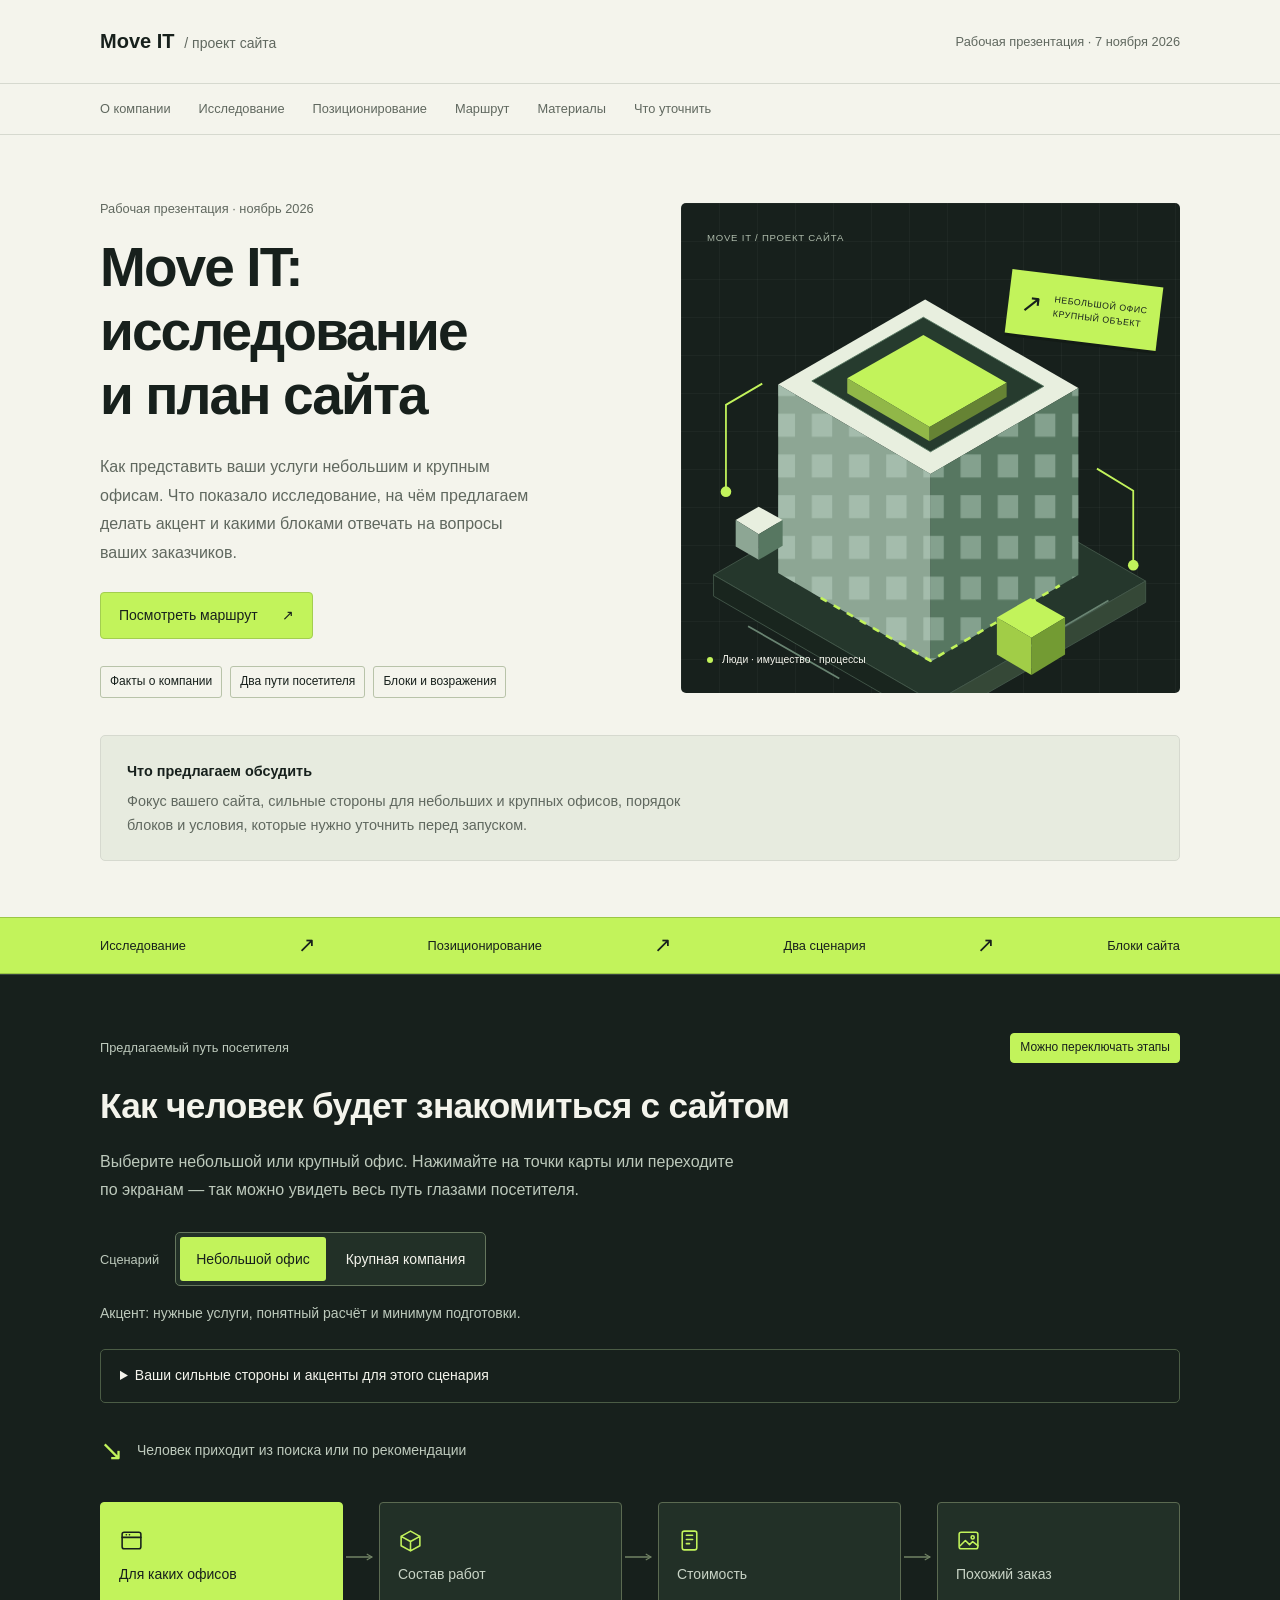
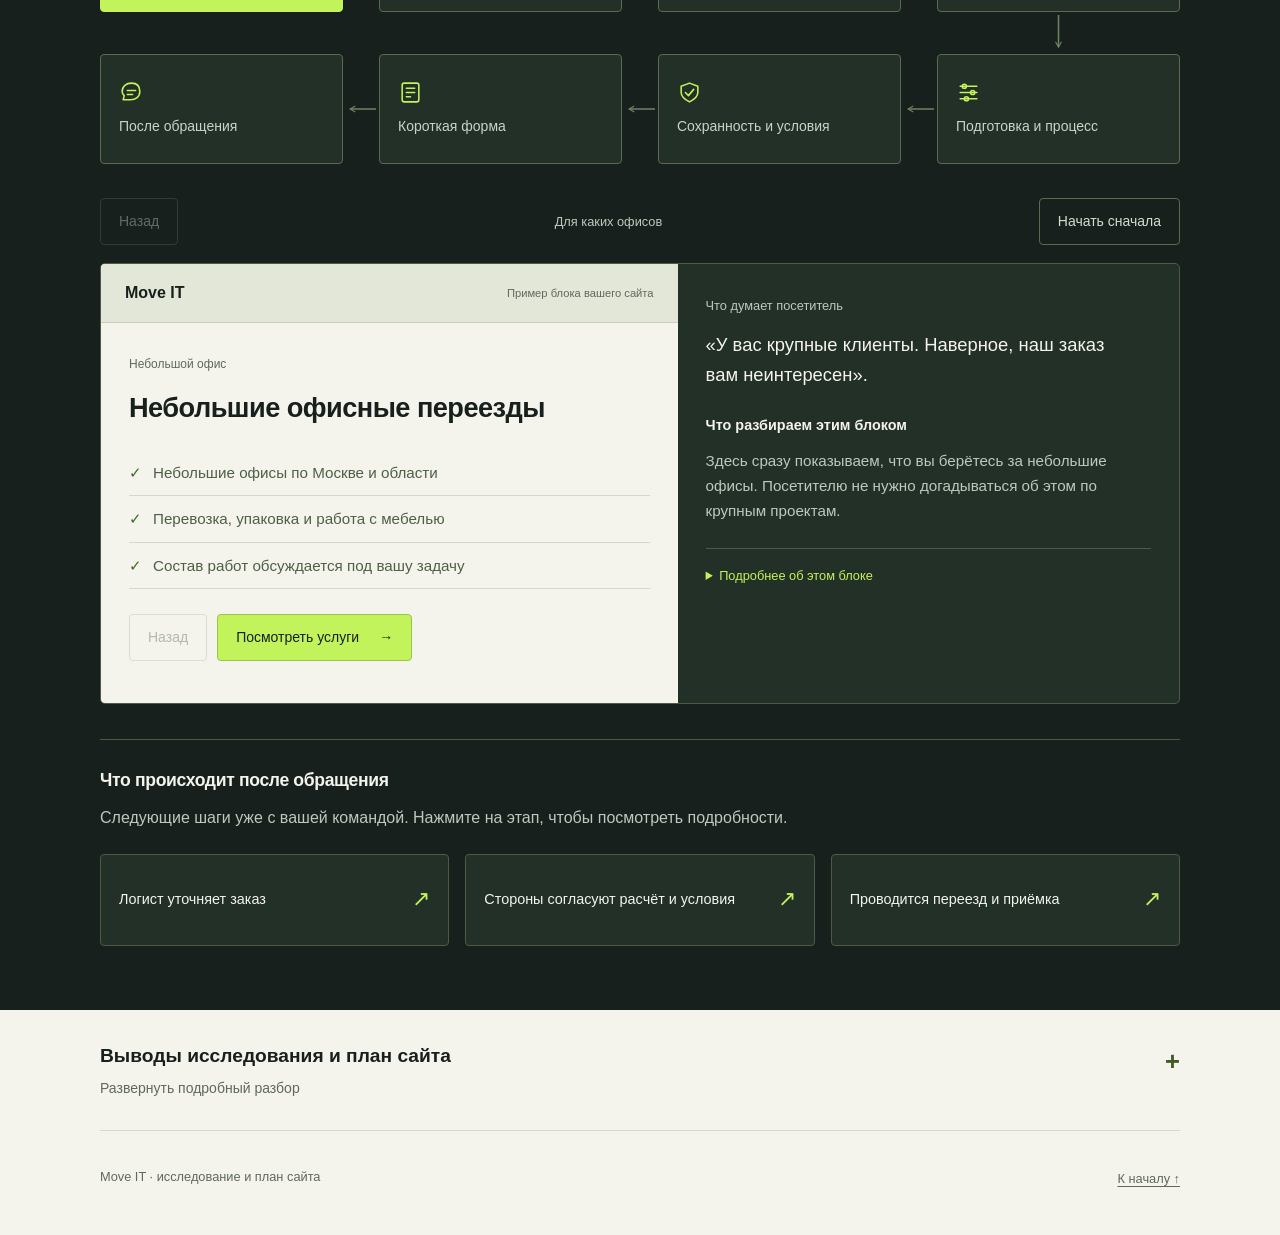
<file: index.html>
<!doctype html>
<html lang="ru">
<head>
  <meta charset="utf-8">
  <meta name="viewport" content="width=device-width, initial-scale=1">
  <meta name="theme-color" content="#17201c">
  <meta name="description" content="Рабочая презентация для Move IT: выводы исследования, факты о компании, предлагаемое позиционирование и структура будущего сайта.">
  <title>Move IT — исследование и план сайта</title>
  <link rel="icon" href="./favicon.svg?v=20261107-route" type="image/svg+xml">
  <link rel="stylesheet" href="./styles.css?v=20261107-route">
  <script src="./journey-data.js?v=20261107-route" defer></script>
  <script src="./journey.js?v=20261107-route" defer></script>
  <script src="./app.js?v=20261107-route" defer></script>
</head>
<body>
<a href="#main" class="skip">К содержанию</a>
<header class="header"><a class="brand" href="#top">Move IT<span> / проект сайта</span></a><span class="header-caption">Рабочая презентация · 7 ноября 2026</span></header>
<nav class="contents" aria-label="Разделы презентации"><div class="wrap"><a href="#findings">О компании</a><a href="#research">Исследование</a><a href="#positioning">Позиционирование</a><a href="#journey">Маршрут</a><a href="#proof">Материалы</a><a href="#launch">Что уточнить</a></div></nav>
<main id="main">
<section class="intro hero wrap" id="top">
  <div class="hero-copy">
    <p class="eyebrow">Рабочая презентация · ноябрь 2026</p>
    <h1>Move IT:<br>исследование<br>и план сайта</h1>
    <p class="lead">Как представить ваши услуги небольшим и крупным офисам. Что показало исследование, на чём предлагаем делать акцент и какими блоками отвечать на вопросы ваших заказчиков.</p>
    <a class="button route-hero-link" href="#journey">Посмотреть маршрут <span aria-hidden="true">↗</span></a><div class="hero-topics"><span>Факты о компании</span><span>Два пути посетителя</span><span>Блоки и возражения</span></div>
  </div>
  <div class="hero-art" aria-label="Иллюстрация офисного здания и кубиков" role="img">
    <div class="art-grid"></div>
    <span class="art-label art-label-top">MOVE IT / ПРОЕКТ САЙТА</span>
    <svg class="office" viewBox="0 0 620 610" fill="none" aria-hidden="true">
      <defs><pattern id="windows" width="42" height="46" patternUnits="userSpaceOnUse"><path d="M8 8h23v26H8z" fill="#c4dbcc" fill-opacity=".42"/></pattern></defs>
      <path d="m65 420 238-137 250 144-239 137z" fill="#25372c" stroke="#45594b"/>
      <path d="m65 420 249 144v24L65 444z" fill="#19251e" stroke="#45594b"/><path d="m314 564 239-137v24L314 588z" fill="#354837" stroke="#45594b"/>
      <path d="m138 205 166-96 173 100-167 97z" fill="#e8efdf"/>
      <path d="m138 205 172 101v212L138 418z" fill="#8da694"/>
      <path d="m310 306 167-97v211l-167 98z" fill="#577761"/>
      <path d="m138 205 172 101v212L138 418z" fill="url(#windows)"/>
      <path d="m310 306 167-97v211l-167 98z" fill="url(#windows)"/>
      <path d="m176 201 126-72 136 78-128 74z" fill="#263b2e" stroke="#577761"/>
      <path d="m216 198 86-49 94 54-87 50z" fill="#c2f35b"/>
      <path d="m216 198 93 55v16l-93-54z" fill="#91b748"/><path d="m309 253 87-50v16l-87 50z" fill="#668334"/>
      <path d="m186 446 124 71 146-85" stroke="#c2f35b" stroke-width="3" stroke-dasharray="8 9"/>
      <path d="m104 478 103 59M410 508l101-59" stroke="#698472" stroke-width="2"/>
      <path d="m385 468 38-22 39 22-38 23z" fill="#c2f35b"/><path d="m385 468 39 23v42l-39-23z" fill="#a1cd47"/><path d="m424 491 38-23v42l-38 23z" fill="#739b33"/>
      <path d="m90 358 26-15 27 15-27 16z" fill="#e8efdf"/><path d="m90 358 26 16v29l-26-15z" fill="#8da694"/><path d="m116 374 27-16v29l-27 16z" fill="#577761"/>
      <path d="M79 326V228l41-24M498 300l41 25v84" stroke="#c2f35b" stroke-width="2"/>
      <circle cx="79" cy="326" r="6" fill="#c2f35b"/><circle cx="539" cy="409" r="6" fill="#c2f35b"/>
    </svg>
    <div class="art-stamp"><span class="stamp-arrow">↗</span><span>НЕБОЛЬШОЙ ОФИС<br>КРУПНЫЙ ОБЪЕКТ</span></div>
    <div class="art-note"><span class="live-dot"></span> Люди · имущество · процессы</div>
  </div>
  <div class="reading-note"><strong>Что предлагаем обсудить</strong><p>Фокус вашего сайта, сильные стороны для небольших и крупных офисов, порядок блоков и условия, которые нужно уточнить перед запуском.</p></div>
</section>
<div class="topic-strip"><div class="wrap"><span>Исследование</span><span aria-hidden="true">↗</span><span>Позиционирование</span><span aria-hidden="true">↗</span><span>Два сценария</span><span aria-hidden="true">↗</span><span>Блоки сайта</span></div></div>

<section class="section section-tint" id="journey"><div class="wrap">
  <div class="section-top"><p class="eyebrow">Предлагаемый путь посетителя</p><span class="status proposed">Можно переключать этапы</span></div>
  <h2>Как человек будет знакомиться с сайтом</h2>
  <p class="section-intro">Выберите небольшой или крупный офис. Нажимайте на точки карты или переходите по экранам — так можно увидеть весь путь глазами посетителя.</p>
  <div class="persona-row"><span class="mini-label">Сценарий</span><div class="segmented" role="group" aria-label="Сценарий клиента"><button type="button" data-persona="small" aria-pressed="true">Небольшой офис</button><button type="button" data-persona="large" aria-pressed="false">Крупная компания</button></div><p id="persona-note">Нужны ориентир по цене и понятный состав работ.</p></div>
  <section id="audience-focus" class="audience-focus" aria-label="Сильные стороны и акценты для выбранного сценария"></section>
<div class="route-entry"><span aria-hidden="true">↘</span> Человек приходит из поиска или по рекомендации</div>
  <div class="explorer"><div class="route-map"><svg class="route-lines" aria-hidden="true"><defs><marker id="route-arrow" viewBox="0 0 10 10" refX="8" refY="5" markerWidth="5" markerHeight="5" orient="auto"><path d="m1 1 7 4-7 4" fill="none" stroke="#718365" stroke-width="1.5"/></marker></defs><path class="route-line" marker-end="url(#route-arrow)"></path></svg>
    <div class="stations" role="tablist" aria-label="Этапы пути клиента" aria-orientation="horizontal"></div></div>
    <div class="route-controls"><button class="button" type="button" id="route-back">Назад</button><span id="route-position" aria-live="polite"></span><button class="button" type="button" id="route-reset">Начать сначала</button></div><div id="stage-panel" class="stage-panel" role="tabpanel" aria-labelledby="stage-tab-0" tabindex="0"></div>
  </div>
  <section id="after-request" class="after-request" aria-label="Что происходит после обращения"></section>
</div></section>

<details class="project-details" id="background"><summary class="wrap">Выводы исследования и план сайта<span>Развернуть подробный разбор</span></summary>
<section class="wrap section" id="findings">
  <div class="section-top"><p class="eyebrow">Ваши услуги</p><span class="status">Текущая работа</span></div>
  <h2>Ваши услуги и заказчики</h2>
  <p class="section-intro">Вы работаете с офисами, корпоративными заказчиками и бюджетными учреждениями. Поэтому предлагаем сосредоточить первую версию вашего сайта на офисных переездах.</p>
  <dl class="fact-list">
    <div><dt>Ваши заказчики</dt><dd>Офисы, корпоративные заказчики и бюджетные учреждения. Обращения приходят через тендеры, рекомендации и повторные заказы.</dd></div>
    <div><dt>Основная услуга</dt><dd>Офисный переезд под ключ: перевозка, погрузка, упаковка, маркировка, разборка и сборка мебели, работа с архивами, такелаж и уборка упаковочного мусора.</dd></div>
    <div><dt>Расчёт стоимости</dt><dd>Небольшие объёмы — почасовая оплата с минимумом 4 часа. Крупные объекты — индивидуальный расчёт после выезда.</dd></div>
    <div><dt>Ограничения</dt><dd>У вас нет своего склада. Ваша команда не отключает серверное оборудование и технику; электрика и сантехника в составе услуг нет.</dd></div>
    <div><dt>Материалы для сайта</dt><dd>У вас есть презентация крупных объектов, фотографии работ, видео переезда М.Видео и благодарственные письма. Предлагаем вместе отобрать материалы для сайта.</dd></div>
  </dl>
  <div class="conclusion"><span class="mini-label">Что это меняет</span><p>Первую версию сайта предлагаем посвятить офисным и корпоративным переездам. Квартирные и дачные переезды потребуют отдельного решения о развитии этих услуг.</p></div>
</section>

<section class="section section-tint" id="research"><div class="wrap">
  <div class="section-top"><p class="eyebrow">Исследование рынка</p><span class="status">Материалы от 8–9 октября 2026</span></div>
  <h2>Что показало исследование рынка</h2>
  <p class="section-intro">Мы изучили российские и зарубежные сервисы переезда, их сайты и отзывы заказчиков. Для вашего сайта важны следующие наблюдения.</p>
  <div class="research-list">
    <article><div><h3>Нужно объяснять состав цены</h3><p>В исследованных жалобах повторяется ситуация: первоначальная сумма отличается от итоговой. Поэтому на сайте важно объяснить модель расчёта, минимальный заказ, упаковку и возможные доплаты.</p></div></article>
    <article><div><h3>Клиенту важно понимать организацию работ</h3><p>В отзывах встречаются опоздания, отсутствие связи и неясность с ответственными. На сайте стоит описать порядок подготовки и переезда, а также роль логиста и бригадира.</p></div></article>
    <article><div><h3>Общие обещания мало объясняют</h3><p>Слова о качестве и бережности встречаются у многих компаний. Предлагаем показать ваши выполненные задачи, упаковку имущества и работу с архивами.</p></div></article>
    <article><div><h3>Форму нужно связать с оценкой объекта</h3><p>Для крупного офиса одного количества рабочих мест недостаточно. Короткая форма может начать обсуждение, после которого логист уточнит объём и согласует выезд.</p></div></article>
  </div>
  <p class="source-note">Исследование охватывает сайты и отзывы, собранные 8–9 октября 2026 года. Это наблюдения по изученным материалам, а не статистика всего рынка.</p>
</div></section>

<section class="wrap section" id="positioning">
  <div class="section-top"><p class="eyebrow">Направление сайта</p><span class="status proposed">Предлагаем для обсуждения</span></div>
  <h2>Как предлагаем позиционировать сайт</h2>
  <p class="position-statement">Move IT — компания по организации офисных и корпоративных переездов в Москве и Московской области.</p>
  <p class="section-intro">В центре вашего сайта предлагаем показать опыт работы с офисами и учреждениями, состав услуг и порядок переезда. Этот фокус соответствует вашим текущим заказам и приоритету — офисам под ключ.</p>
  <div class="position-columns"><div><h3>На чём строить содержание</h3><ul><li>Опыт выполненных корпоративных объектов.</li><li>Подготовка имущества: упаковка, маркировка, разборка и сборка.</li><li>Понятное объяснение расчёта и дополнительных расходов.</li><li>Порядок согласования работ и обязанности сторон.</li></ul></div><div><h3>Что пока требует подтверждения</h3><ul><li>Окончательная цена без изменений при любых условиях.</li><li>Переезд без простоя и гарантированный срок ответа.</li><li>Фиксированный лимит ответственности и включённая страховка.</li><li>Хранение имущества: собственного склада сейчас нет.</li></ul></div></div>
  <div class="conclusion"><span class="mini-label">Смысл такого позиционирования</span><p>Посетитель должен понять, с какими объектами вы работаете, какие задачи берёте на себя и как получить расчёт. Формулировки для вашего сайта подготовим после согласования условий.</p></div>
</section>

<section class="wrap section" id="proof">
  <div class="section-top"><p class="eyebrow">Ваши проекты</p><span class="status">Для вашего портфолио</span></div>
  <h2>Какие проекты можно показать</h2>
  <p class="section-intro">Из ваших 11 проектов предлагаем подробно раскрыть три примера. Они помогут показать масштаб работ и опыт с разными задачами. Перед публикацией согласуем детали и разрешения.</p>
  <div class="case-feature"><div class="case-heading"><span class="mini-label">Крупный офис</span><h3>Штаб-квартира М.Видео в Сколково</h3></div><div class="case-copy"><p>Ваш проект — перемещение ключевых подразделений в новый офис площадью более 11 700 м².</p><p><strong>Что добавить:</strong> объём выполненных вами работ, сроки, состав команды и этапы переезда. Площадь офиса сама по себе не описывает весь объём услуги.</p></div></div>
  <div class="case-list"><details><summary><h3>Главархив Москвы</h3><span class="case-type">Архивы и документация</span><span class="plus">+</span></summary><div class="case-detail"><p>В этом проекте вы занимались архивированием, сортировкой, маркировкой и перемещением документации, а также работой с архивами внутри филиалов.</p><p><strong>Для сайта:</strong> показать последовательность работ и реальные фотографии сотрудников. Уточнить объём и сроки проекта.</p></div></details><details><summary><h3>Мосинжпроект</h3><span class="case-type">Офисы и штабы строительства</span><span class="plus">+</span></summary><div class="case-detail"><p>Ваш проект включает переезд сотрудников головных офисов и организацию перебазировки штабов строительства.</p><p><strong>Для сайта:</strong> объяснить этапность и координацию подразделений. Дополнить согласованными цифрами и результатами.</p></div></details></div>
  <p class="source-note">Перед запуском согласуем с вами, какие названия заказчиков и фотографии можно опубликовать и какими подробностями дополнить проекты.</p>
</section>

<section class="section section-tint" id="structure"><div class="wrap">
  <div class="section-top"><p class="eyebrow">Структура и форма</p><span class="status proposed">Предлагаемая первая версия</span></div>
  <h2>Какие разделы нужны на сайте</h2>
  <div class="site-structure"><div><h3>Главная</h3><p>Специализация компании, основные услуги, несколько проектов, принцип расчёта, порядок работ и форма.</p></div><div><h3>Услуги</h3><p>Что входит в перевозку, упаковку, сборку, работу с архивами и такелаж. Какие задачи остаются на стороне заказчика.</p></div><div><h3>Проекты</h3><p>По каждому объекту: задача, объём, ограничения, выполненные работы и результат.</p></div><div><h3>Цены и условия</h3><p>Почасовая модель для небольших объёмов, оценка крупных объектов, доплаты, упаковка, документы и ответственность.</p></div><div><h3>Контакты</h3><p>Телефон, согласованные мессенджеры, реквизиты и порядок связи с логистом.</p></div></div>
  <div class="form-explanation"><div><h3>Зачем предлагаем короткий опрос</h3><p>Вы выбрали формат короткого опроса. Предлагаем собрать в нём масштаб офиса, маршрут, дату и необходимые услуги. Затем ваш логист уточнит детали.</p><p>В примере четыре шага. Он показывает механику формы, а не рассчитывает цену и не отправляет заявку.</p><button class="button" type="button" data-open-quiz>Открыть пример формы</button></div><ol class="form-steps"><li><strong>Масштаб</strong><span>Количество рабочих мест</span></li><li><strong>Маршрут и дата</strong><span>Откуда, куда и когда</span></li><li><strong>Услуги</strong><span>Какие работы нужны</span></li><li><strong>Проверка</strong><span>Сводка перед передачей запроса</span></li></ol></div>
  <div class="conclusion"><span class="mini-label">После формы</span><p>В рабочей версии понадобятся контакт и согласие на обработку данных. Предлагаем следующий порядок: подтверждение запроса → разговор с логистом → осмотр крупного объекта → смета и согласование работ. Сроки и каналы связи ещё нужно определить.</p></div>
</div></section>

<section class="wrap section" id="launch">
  <div class="section-top"><p class="eyebrow">Вопросы перед разработкой</p><span class="status">Нужно уточнить</span></div>
  <h2>Что осталось согласовать</h2>
  <dl class="fact-list"><div><dt>Тарифы</dt><dd>Нужно согласовать с вами действующую ставку такелажа, правила надбавок, округления часов и оплаты упаковки.</dd></div><div><dt>Ответственность</dt><dd>Уточнить условия договора, лимиты и порядок рассмотрения повреждений. Страхование сейчас обсуждается индивидуально.</dd></div><div><dt>Сроки</dt><dd>За сколько дней бронировать переезд, когда возможен выезд на осмотр и в какой срок логист отвечает на новый запрос.</dd></div><div><dt>Кейсы</dt><dd>Выбрать проекты для первой версии, собрать цифры, фотографии, письма и разрешения на публикацию.</dd></div><div><dt>Обработка обращений</dt><dd>Определить мессенджеры и место получения заявок. Сейчас отвечать будет логист, CRM нет. Для аналитики нужны отдельные события начала формы и передачи запроса.</dd></div><div><dt>Объём разработки</dt><dd>Согласовать структуру, платформу, сроки, бюджет и ответственного за материалы. Эти решения ещё предстоит принять вместе с вами.</dd></div></dl>
  <div class="next-step"><h3>Предлагаемый следующий шаг</h3><p>Предлагаем согласовать с вами фокус на корпоративных переездах и условия услуг. Затем подготовим прототип страниц с вашими проектами, фотографиями и текстами.</p></div>
</section>
</details>
</main>
<footer class="wrap footer"><p>Move IT · исследование и план сайта</p><a href="#top">К началу ↑</a></footer>
<dialog id="quiz-dialog" aria-labelledby="quiz-title"><div class="dialog-top"><span class="mini-label">Пример формы будущего сайта</span><button type="button" class="icon-button" id="close-quiz" aria-label="Закрыть опрос">×</button></div><div class="quiz-progress" aria-label="Прогресс опроса"><span></span><span></span><span></span><span></span></div><div id="quiz-content"></div><p class="quiz-safe">Демонстрация. Данные никуда не отправляются.</p></dialog>
<noscript><p class="noscript">Для переключения этапов и примера формы включите JavaScript. Остальные разделы доступны без него.</p></noscript>
</body>
</html>
</file>
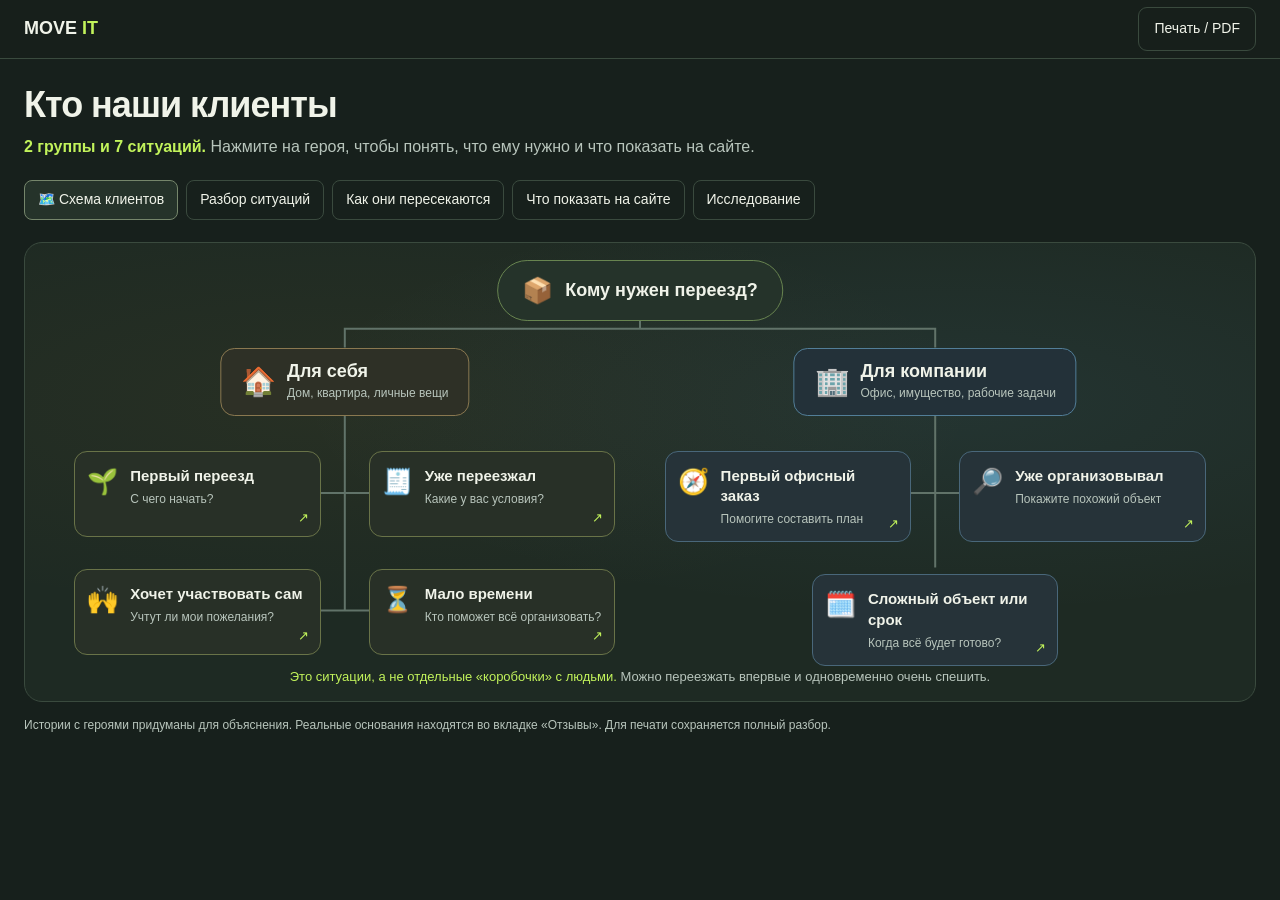
<file: clients.html>
<!doctype html>
<html lang="ru">
<head>
<meta charset="utf-8">
<meta name="viewport" content="width=device-width,initial-scale=1">
<meta name="color-scheme" content="dark">
<link rel="icon" href="data:,">
<meta name="description" content="Понятный разбор клиентов Move IT: две аудитории, семь ситуаций, простые примеры и выводы для сайта.">
<title>Кто наши клиенты · Move IT</title>
<style>
:root{--bg:#17201c;--paper:#1e2a23;--raised:#25332a;--ink:#f0f3e9;--muted:#b8c5bc;--accent:#c2f35b;--line:#3a4a3e;--soft:#243421;--radius:18px;--max:1120px}
*{box-sizing:border-box}html{scroll-behavior:smooth;scroll-padding-top:92px}body{margin:0;background:var(--bg);color:var(--ink);font:18px/1.65 Arial,Helvetica,sans-serif}button,input{font:inherit}a{color:var(--accent);text-underline-offset:4px}button,a,input,summary{-webkit-tap-highlight-color:transparent}button,summary{cursor:pointer}button:focus-visible,a:focus-visible,input:focus-visible,summary:focus-visible{outline:3px solid var(--accent);outline-offset:5px}button{color:inherit}h1,h2,h3,p,ul,blockquote{margin:0}h1,h2,h3{line-height:1.15;text-wrap:balance}h1{font-size:clamp(44px,6.1vw,76px);letter-spacing:-2.6px;max-width:850px}h2{font-size:clamp(30px,4vw,46px);letter-spacing:-1.3px}h3{font-size:clamp(23px,2.7vw,29px);letter-spacing:-.4px}p+p{margin-top:14px}ul{padding-left:21px}li+li{margin-top:8px}.wrap{width:min(var(--max),calc(100% - 48px));margin-inline:auto}.muted{color:var(--muted)}.skip{position:absolute;top:-80px;left:20px;z-index:20;background:var(--accent);color:var(--bg);padding:12px}.skip:focus{top:12px}.topbar{position:sticky;top:0;z-index:10;background:rgba(23,32,28,.96);border-bottom:1px solid var(--line)}.topbar>.wrap{min-height:74px;display:flex;align-items:center;justify-content:space-between;gap:24px}.brand{font-weight:700;color:var(--ink);text-decoration:none;white-space:nowrap}.brand span{color:var(--accent)}.nav{display:flex;align-items:center;gap:24px;font-size:15px}.nav a{color:var(--muted);text-decoration:none}.nav a:hover{color:var(--ink)}.print{background:transparent;border:1px solid var(--line);border-radius:9px;padding:9px 15px;font-size:14px;min-height:42px}.hero{padding-block:78px 62px}.hero-kicker{color:var(--accent);font-size:16px;margin-bottom:20px}.lead{margin-top:26px;max-width:760px;font-size:22px;color:var(--muted);line-height:1.55}.answer{display:flex;gap:24px;align-items:center;margin-top:40px;padding:27px 30px;border-radius:var(--radius);background:var(--accent);color:var(--bg)}.answer b{font-size:42px;line-height:1;font-weight:700;white-space:nowrap}.answer p{font-size:19px;line-height:1.5;max-width:660px}.section{padding-block:62px;border-top:1px solid var(--line)}.intro{max-width:830px;margin-top:22px;color:var(--muted);font-size:20px}.audiences{display:grid;grid-template-columns:1fr 1fr;gap:28px;margin-top:34px}.audience{padding:30px;border-radius:var(--radius);background:var(--paper);min-width:0}.audience-top{display:flex;gap:18px;align-items:baseline;margin-bottom:14px}.big-number{font-size:60px;line-height:1;color:var(--accent);font-weight:700}.audience h3{font-size:27px}.audience p{color:var(--muted)}.scenario-list{list-style:none;padding:0;margin-top:25px;display:grid;gap:9px}.scenario-list li{margin:0}.scenario-list a{display:flex;justify-content:space-between;gap:16px;padding:10px 0;color:var(--ink);text-decoration:none;line-height:1.4}.scenario-list a:hover{text-decoration:underline;text-decoration-color:var(--accent)}.scenario-list a span:last-child{color:var(--accent);flex-shrink:0}.counting{display:grid;grid-template-columns:200px 1fr;gap:30px;align-items:center;margin-top:30px;padding:28px 30px;border:1px solid var(--line);border-radius:var(--radius)}.formula{font-size:36px;letter-spacing:-1px;color:var(--accent);white-space:nowrap}.counting p{max-width:760px}.example{margin-top:32px;display:grid;grid-template-columns:1fr 1fr;gap:30px;background:var(--paper);padding:30px;border-radius:var(--radius)}.example h3{margin-bottom:12px}.example p{color:var(--muted)}.example-controls{display:grid;gap:12px;margin-top:23px}.check{display:flex;gap:12px;align-items:flex-start;cursor:pointer;line-height:1.45;padding:7px 0}.check input{width:21px;height:21px;flex:0 0 21px;margin:3px 0 0;accent-color:var(--accent)}.example-output{padding:24px;background:var(--soft);border-radius:12px;align-self:stretch;display:flex;flex-direction:column;justify-content:center;min-height:220px}.example-output strong{font-size:29px;line-height:1.25;color:var(--accent)}.example-output p{margin-top:18px;color:var(--ink);font-size:19px}.small{font-size:14px;line-height:1.6;color:var(--muted)}.example .small{margin-top:18px}.group-heading{display:flex;gap:22px;align-items:flex-start}.group-letter{width:52px;height:52px;flex:0 0 52px;border:1px solid var(--line);border-radius:50%;display:grid;place-items:center;color:var(--accent);font-size:24px}.group-note{max-width:860px;color:var(--muted);font-size:20px;margin-top:19px}.expand-row{display:flex;align-items:center;justify-content:space-between;gap:20px;margin-block:28px 20px}.expand-row span{color:var(--muted);font-size:15px}.expand-all{border:1px solid var(--line);border-radius:9px;background:transparent;padding:10px 15px;font-size:15px;min-height:44px}.scenario{margin-top:16px;border:1px solid var(--line);border-radius:var(--radius);background:var(--paper);overflow:clip;scroll-margin-top:94px}.scenario>summary{list-style:none;display:flex;align-items:center;justify-content:space-between;gap:22px;padding:27px 29px}.scenario>summary::-webkit-details-marker{display:none}.summary-sub{color:var(--muted);font-size:17px;line-height:1.4;margin-top:8px}.chevron{flex:0 0 32px;font-size:30px;line-height:1;color:var(--accent);font-weight:400;transition:transform .15s}.scenario[open] .chevron{transform:rotate(45deg)}.scenario-content{padding:0 30px 31px}.story{display:grid;grid-template-columns:minmax(0,1fr) minmax(0,1fr);gap:30px;padding:25px 0 28px;border-top:1px solid var(--line)}.label{font-size:14px;color:var(--accent);margin-bottom:11px;font-weight:700}.story p{color:var(--muted)}.thought{font-size:clamp(25px,3vw,34px);line-height:1.3;letter-spacing:-.5px;color:var(--ink)}.story .small{margin-top:14px}.detail-grid{display:grid;grid-template-columns:minmax(0,1fr) minmax(0,1fr);gap:30px;margin-top:4px}.detail-grid h4,.site-point h4,.evidence h4{font-size:19px;line-height:1.35;margin:0 0 12px}.detail-grid ul{color:var(--muted);font-size:17px}.site-point{margin-top:28px;padding:23px 24px;background:var(--soft);border-left:3px solid var(--accent);border-radius:0 10px 10px 0}.site-point p{font-size:18px;color:var(--ink)}.site-point .sample{margin-top:14px;color:var(--muted);font-size:16px}.evidence{margin-top:26px;font-size:15px;line-height:1.65;color:var(--muted);max-width:950px}.evidence p+p{margin-top:10px}.evidence h4{font-size:16px;color:var(--ink)}.meaning{font-size:19px;margin-top:25px;max-width:930px}.role-note{margin-top:30px;padding:23px 26px;border:1px solid var(--line);border-radius:var(--radius);color:var(--muted)}.role-note strong{color:var(--ink)}.website-path{display:grid;grid-template-columns:repeat(3,minmax(0,1fr));gap:32px;margin-top:35px}.path-step{padding-top:18px;border-top:3px solid var(--accent)}.path-step h3{font-size:23px;margin-bottom:15px}.path-step p{font-size:17px;color:var(--muted)}.path-step strong{color:var(--ink)}.one-sentence{font-size:clamp(25px,3.3vw,37px);line-height:1.3;max-width:900px;margin-top:32px}.methods{margin-top:30px;border:1px solid var(--line);border-radius:var(--radius);padding:23px 26px}.methods>summary{font-size:20px;font-weight:700;list-style-position:outside;margin-left:18px}.methods-content{padding-top:22px;color:var(--muted);max-width:940px}.methods-content h3{font-size:22px;color:var(--ink);margin:25px 0 14px}.methods-content ul{font-size:17px}.source-list{display:flex;flex-wrap:wrap;gap:12px 25px;margin-top:20px;list-style:none;padding:0}.source-list li{margin:0}.ending{margin-top:36px;padding:30px;background:var(--accent);border-radius:var(--radius);color:var(--bg)}.ending h3{font-size:29px}.ending p{margin-top:14px;font-size:20px;max-width:900px}.footer{padding-block:30px 45px;display:flex;flex-wrap:wrap;justify-content:space-between;gap:12px;color:var(--muted);font-size:14px}.noscript{padding:15px;background:var(--paper);color:var(--muted)}
@media(max-width:760px){html{scroll-padding-top:80px}.wrap{width:calc(100% - 32px)}.topbar>.wrap{min-height:68px;gap:12px}.nav{gap:14px;font-size:14px}.nav a:last-of-type{display:none}.print{padding:8px 10px;font-size:13px}.brand{font-size:17px}.hero{padding-block:46px 40px}h1{letter-spacing:-1.7px}.lead{font-size:20px}.answer{align-items:flex-start;flex-direction:column;gap:14px;padding:24px}.answer b{font-size:37px}.answer p{font-size:18px}.section{padding-block:43px}.audiences,.example,.story,.detail-grid,.website-path{grid-template-columns:minmax(0,1fr)}.audiences{gap:18px}.audience{padding:25px}.counting{grid-template-columns:minmax(0,1fr);gap:15px;padding:24px}.example{padding:24px;gap:24px}.group-heading{gap:15px}.group-letter{width:43px;height:43px;flex-basis:43px;font-size:21px}.group-note,.intro{font-size:18px}.expand-row{align-items:flex-start;flex-direction:column;gap:12px}.scenario>summary{padding:23px 21px}.scenario-content{padding:0 21px 25px}.summary-sub{font-size:16px}.story{gap:24px;padding-top:23px}.detail-grid{gap:24px}.site-point{padding:20px}.thought{font-size:28px}.website-path{gap:26px}.ending{padding:25px}.ending p{font-size:18px}.footer{font-size:13px}}
@media(max-width:390px){.nav{gap:10px}.nav a{display:none}.answer b{font-size:33px}.scenario>summary{gap:10px;padding-inline:18px}.scenario-content{padding-inline:18px}.big-number{font-size:52px}.audience h3{font-size:25px}}
@media(max-width:760px){.answer b{white-space:normal;max-width:100%;text-wrap:balance}}
@media(prefers-reduced-motion:reduce){html{scroll-behavior:auto}*{transition:none!important}}
@media print{html{scroll-padding:0}body{background:#fff;color:#14201a;font-size:11pt}.wrap{width:100%;max-width:none}.topbar,.skip,.print,.expand-row,.example-controls{display:none!important}.hero{padding:0 0 22px}h1{font-size:34pt}h2{font-size:25pt}h3{font-size:19pt}.lead,.intro,.group-note{font-size:12pt;color:#3f5146}.section{padding-block:25px;border-color:#cbd4ce}.answer,.ending{background:#e0f2bf;color:#14201a;break-inside:avoid}.audience,.example,.scenario,.role-note,.methods{background:#fff;border:1px solid #cbd4ce}.audience p,.muted,.small,.summary-sub,.story p,.detail-grid ul,.evidence,.path-step p,.methods-content,.footer{color:#3f5146}.thought,.site-point p,.role-note strong,.path-step strong,.evidence h4,.methods-content h3{color:#14201a}.label,.big-number,.formula,.example-output strong{color:#3d6316}.scenario{overflow:visible;break-inside:avoid}.scenario>summary{padding:20px}.scenario-content{padding:0 20px 20px}.scenario:not([open])>.scenario-content,.methods:not([open])>.methods-content{display:block!important}.chevron{display:none}.site-point,.example-output{background:#eef5e7}.detail-grid ul,.story p,.site-point p,.site-point .sample{font-size:11pt}.thought{font-size:19pt}.website-path{gap:20px}.path-step{border-color:#6c962d}.source-list a,.evidence a{color:#31531a}a{color:#31531a}.audiences,.story,.detail-grid{gap:20px}.footer{padding:20px 0 0}.group-letter{color:#31531a}.ending{padding:22px}.ending h3{font-size:21pt}.ending p{font-size:13pt}}
/* Compact reading view. The original article remains available for printing. */
@media screen{body.is-compact #main,body.is-compact>.footer,body.is-compact>noscript{display:none}body.is-compact .topbar>.wrap{min-height:58px}body.is-compact .topbar .nav>a{display:none}}
.compact-guide{padding-block:25px 26px;width:min(1280px,calc(100% - 48px));margin-inline:auto}.compact-guide [hidden]{display:none!important}.compact-guide h1{font-size:36px;letter-spacing:-1px;line-height:1.15;max-width:none}.guide-intro{font-size:16px;color:var(--muted);margin-top:9px;max-width:980px}.guide-intro strong{color:var(--accent)}.guide-tools{display:flex;flex-wrap:wrap;gap:8px;margin:19px 0 22px}.guide-tools button,.read-tabs button,.pager button,.back-to-cases{border:1px solid var(--line);border-radius:8px;padding:9px 13px;background:transparent;font-size:14px;line-height:1.35;min-height:40px}.guide-tools button[aria-pressed=true]{background:var(--raised);color:var(--ink);border-color:#75866b}.guide-layout{display:grid;grid-template-columns:minmax(0,.95fr) minmax(0,1.2fr);gap:22px;align-items:start}.tree-panel{min-width:0;padding:19px 18px 17px;background:var(--paper);border-radius:14px}.tree-root{text-align:center;font-size:15px;color:var(--muted);padding-bottom:23px}.tree-columns{position:relative;display:grid;grid-template-columns:minmax(0,1fr) minmax(0,1fr);gap:18px}.tree-columns:before{content:'';position:absolute;left:25%;right:25%;top:-11px;height:1px;background:var(--line)}.tree-column{position:relative;min-width:0}.tree-column:before{content:'';position:absolute;left:50%;top:-22px;width:1px;height:22px;background:var(--line)}.tree-column h2{font-size:19px;letter-spacing:-.4px;line-height:1.25;margin-bottom:17px;min-height:48px;display:flex;align-items:center;gap:9px}.tree-column h2 span{font-size:14px;color:var(--accent);font-weight:400;white-space:nowrap}.tree-items{display:grid;gap:9px;position:relative;padding-left:9px;border-left:1px solid var(--line)}.tree-choice{position:relative;border:1px solid var(--line);border-radius:9px;background:transparent;color:var(--ink);padding:13px 11px;text-align:left;min-height:84px;width:100%;line-height:1.35}.tree-choice:before{content:'';position:absolute;left:-10px;top:50%;width:9px;height:1px;background:var(--line)}.tree-choice strong{display:block;font-size:15px;font-weight:700}.tree-choice small{display:block;font-size:13px;line-height:1.4;margin-top:6px;color:var(--muted)}.tree-choice:hover{background:var(--raised)}.tree-choice[aria-pressed=true]{background:var(--accent);border-color:var(--accent);color:var(--bg)}.tree-choice[aria-pressed=true] small{color:#354329}.tree-foot{font-size:13px;color:var(--muted);line-height:1.5;margin-top:19px;max-width:420px}.viewer{min-width:0;padding:24px;background:var(--paper);border:1px solid var(--line);border-radius:14px}.viewer-group{font-size:13px;color:var(--accent);margin-bottom:9px}.viewer h2{font-size:29px;letter-spacing:-.7px;line-height:1.2}.viewer-sub{font-size:16px;color:var(--muted);margin-top:11px;line-height:1.5}.read-tabs{display:flex;flex-wrap:wrap;gap:5px;margin-top:20px;padding-bottom:17px;border-bottom:1px solid var(--line)}.read-tabs button{font-size:13px;padding:8px 10px;min-height:37px}.read-tabs button[aria-selected=true]{color:var(--accent);border-color:#82975a;background:var(--soft)}.viewer-body{margin-top:19px;min-height:265px;line-height:1.6}.viewer-body h4{font-size:16px;line-height:1.4;margin:0 0 9px}.viewer-body p{font-size:16px}.viewer-body ul{font-size:16px}.quick-question{font-size:23px;line-height:1.35;letter-spacing:-.35px;margin-bottom:22px;color:var(--ink)}.quick-rows{display:grid;gap:16px}.quick-row{display:grid;grid-template-columns:112px minmax(0,1fr);gap:14px;font-size:16px;line-height:1.5}.quick-row strong{font-size:13px;color:var(--accent);font-weight:400;padding-top:3px}.quick-row p{margin:0;font-size:16px}.inference-note{font-size:12px!important;color:var(--muted);margin-top:19px!important}.viewer-body .story{border:0;padding:0;grid-template-columns:minmax(0,1fr);gap:20px}.viewer-body .story .label{font-size:12px;margin-bottom:8px}.viewer-body .story p{font-size:16px}.viewer-body .story .small{font-size:12px}.viewer-body .thought{font-size:23px;line-height:1.4}.viewer-body .detail-grid{gap:22px}.viewer-body .detail-grid li{font-size:15px}.viewer-body .site-point{margin:0;padding:19px 20px}.viewer-body .site-point p{font-size:16px}.viewer-body .site-point .sample{font-size:14px}.viewer-body .evidence{margin:0;font-size:14px}.viewer-body .evidence p{font-size:14px}.pager{margin-top:23px;padding-top:16px;border-top:1px solid var(--line);display:flex;align-items:center;justify-content:space-between;gap:12px}.pager span{font-size:13px;color:var(--muted);white-space:nowrap}.pager button{padding:9px 12px}.pager button:disabled{opacity:.35;cursor:default}.mobile-picker{display:none;margin-bottom:14px}.mobile-picker label{display:block;font-size:13px;color:var(--muted);margin-bottom:8px}.mobile-picker select{display:block;width:100%;background:var(--paper);color:var(--ink);border:1px solid var(--line);border-radius:9px;padding:12px;font:16px Arial,sans-serif;min-height:47px}.viewer-body .example{display:block;padding:0;margin:0;background:none}.viewer-body .example h3{font-size:20px}.viewer-body .example p{font-size:15px}.viewer-body .example-controls{margin-top:15px;gap:6px}.viewer-body .check{font-size:15px;padding:6px 0}.viewer-body .example-output{min-height:0;margin-top:20px;padding:19px}.viewer-body .example-output strong{font-size:23px}.viewer-body .example-output p{font-size:16px;margin-top:10px}.viewer-body .example .small{font-size:12px}.viewer-body .website-path{display:block;margin:0}.viewer-body .path-step{padding-top:0;border:0;margin-bottom:23px}.viewer-body .path-step h3{font-size:19px;margin-bottom:7px}.viewer-body .path-step p{font-size:16px}.compact-research p{font-size:15px;color:var(--muted)}.compact-research .source-list{display:grid;gap:9px;font-size:15px}.compact-research details{margin-top:20px}.compact-research details>summary{font-size:15px;line-height:1.4}.compact-research .methods-content{padding-top:17px}.compact-research .methods-content h3{font-size:19px}.compact-research .methods-content li{font-size:14px}.compact-research .methods-content .source-list{display:none}.back-to-cases{margin-top:20px;color:var(--accent)}.guide-bottom{margin-top:14px;font-size:12px;color:var(--muted);line-height:1.5}.compact-guide .sr-status{position:absolute;width:1px;height:1px;padding:0;overflow:hidden;clip:rect(0,0,0,0);white-space:nowrap}
@media(max-width:1000px){.guide-layout{grid-template-columns:minmax(0,.95fr) minmax(0,1.1fr);gap:16px}.tree-panel{padding:17px 13px}.tree-columns{gap:12px}.tree-column h2{font-size:17px;display:block}.tree-column h2 span{display:block;margin-top:5px}.tree-choice{padding:12px 9px}.tree-choice strong{font-size:14px}.tree-choice small{font-size:12px}.viewer{padding:20px}.viewer h2{font-size:26px}.quick-row{grid-template-columns:96px minmax(0,1fr);gap:10px}}
@media(max-width:800px){.compact-guide{width:calc(100% - 32px);padding-top:21px}.compact-guide h1{font-size:30px;letter-spacing:-.7px}.guide-intro{font-size:15px}.guide-tools{gap:6px;margin:16px 0}.guide-tools button{font-size:13px;padding:9px 11px;min-height:40px}.guide-layout{display:block}.tree-panel{display:none}.mobile-picker{display:block}.viewer{padding:20px}.viewer h2{font-size:26px}.viewer-body{min-height:0}.quick-row{grid-template-columns:90px minmax(0,1fr)}.quick-row p{font-size:15px}.quick-question{font-size:22px}.read-tabs{gap:5px;margin-top:17px;padding-bottom:14px}.read-tabs button{font-size:13px;padding:8px 9px}.viewer-body .detail-grid{grid-template-columns:minmax(0,1fr)}.pager{gap:8px}.pager button{font-size:13px;padding:9px 10px}.pager span{font-size:12px}.viewer-sub{font-size:15px}.viewer-body .example-output p{font-size:15px}}
@media screen{body.is-compact .topbar>.wrap{width:min(1280px,calc(100% - 48px))}}
@media screen and (max-width:800px){body.is-compact .topbar>.wrap{width:calc(100% - 32px)}}
@media(max-width:360px){.viewer{padding:17px}.quick-row{grid-template-columns:minmax(0,1fr);gap:4px}.quick-row strong{padding:0}.quick-rows{gap:14px}.pager span{max-width:70px;white-space:normal;text-align:center}.read-tabs button{font-size:12px;padding:8px}.guide-tools button{font-size:12px;padding:9px}.compact-guide h1{font-size:28px}}
@media screen and (min-width:801px) and (max-height:850px){.compact-guide{padding-block:16px}.compact-guide h1{font-size:30px}.guide-intro{margin-top:6px}.guide-tools{margin:12px 0 14px}.tree-panel{padding:16px}.tree-root{padding-bottom:20px}.tree-column h2{min-height:40px;margin-bottom:10px}.tree-choice{min-height:68px;padding:9px 10px}.tree-choice small{margin-top:4px}.tree-foot{margin-top:12px}.viewer{padding:20px}.viewer h2{font-size:26px}.viewer-group{margin-bottom:6px}.viewer-sub{font-size:15px;margin-top:7px}.read-tabs{margin-top:14px;padding-bottom:12px}.viewer-body{margin-top:14px;min-height:220px}.quick-question{font-size:20px;margin-bottom:16px}.quick-rows{gap:11px}.quick-row p{font-size:15px}.inference-note{margin-top:13px!important}.pager{margin-top:16px;padding-top:12px}.guide-bottom{margin-top:10px}}
@media print{.compact-guide{display:none!important}body.is-compact #main{display:block!important}body.is-compact>.footer{display:flex!important}}
/* Illustrated overview: connectors show groups, not a sequence of steps. */
.audience-map{position:relative;height:460px;background:radial-gradient(ellipse at 25% 35%,#a67c2d12,transparent 50%),radial-gradient(ellipse at 75% 35%,#69b0e014,transparent 50%),var(--paper);border:1px solid var(--line);border-radius:18px;overflow:hidden}.map-wires{position:absolute;inset:0;width:100%;height:100%;pointer-events:none}.map-wires path{fill:none;stroke:#617369;stroke-width:2;vector-effect:non-scaling-stroke}.map-root{position:absolute;top:17px;left:50%;transform:translateX(-50%);display:flex;align-items:center;gap:12px;background:var(--raised);border:1px solid #688450;border-radius:30px;padding:9px 24px;font-weight:700;font-size:18px;white-space:nowrap}.map-root span{font-size:25px}.map-branch{position:absolute;top:105px;width:44%;height:319px}.map-private{left:4%}.map-company{left:52%}.map-group{position:absolute;top:0;left:50%;transform:translateX(-50%);display:flex;align-items:center;gap:11px;padding:10px 20px;background:#2e3026;border:1px solid #8a7850;border-radius:14px;white-space:nowrap}.map-company .map-group{background:#233139;border-color:#527e98}.map-group .emoji{font-size:28px}.map-group strong{display:block;font-size:18px;line-height:1.3}.map-group small{display:block;color:var(--muted);font-size:12px}.map-nodes{position:absolute;top:103px;inset-inline:0;display:grid;grid-template-columns:1fr 1fr;gap:32px 48px}.map-node{position:relative;min-width:0;display:grid;grid-template-columns:35px 1fr;gap:8px;align-items:start;text-align:left;background:#283027;border:1px solid #697348;border-radius:13px;padding:14px 12px;min-height:86px;line-height:1.35}.map-node:hover{background:#354229;border-color:var(--accent)}.map-company .map-node{background:#263339;border-color:#49677a}.map-company .map-node:hover{background:#30434c;border-color:#8dcaed}.map-node .emoji{font-size:25px;line-height:1.2}.map-node strong{display:block;font-size:15px}.map-node small{display:block;font-size:12px;color:var(--muted);margin-top:5px}.map-node .open-node{position:absolute;right:11px;bottom:9px;font-size:13px;color:var(--accent)}.map-company .map-node:last-child{grid-column:1 / -1;width:calc((100% - 48px)/2);justify-self:center}.map-caption{position:absolute;bottom:13px;inset-inline:20px;text-align:center;font-size:13px;color:var(--muted)}.map-caption strong{color:var(--accent);font-weight:400}.audience-map[hidden]{display:none!important}
@media(min-width:801px) and (max-height:850px){.audience-map{height:460px}.guide-tools{margin-bottom:14px}}
@media(max-width:1000px) and (min-width:801px){.map-node{padding:12px 9px;grid-template-columns:27px 1fr;gap:4px}.map-node strong{font-size:13px}.map-node small{font-size:11px}.map-node .emoji{font-size:22px}.map-group{padding-inline:12px}.map-group strong{font-size:16px}}
@media(max-width:800px){.audience-map{height:auto;padding:18px 16px}.map-wires{display:none}.map-root{position:relative;left:auto;top:auto;transform:none;width:fit-content;margin:0 auto 24px;font-size:16px;padding:8px 20px}.map-root:after{content:'';position:absolute;height:25px;width:2px;background:#617369;left:50%;top:100%}.map-branch{position:relative;top:auto;left:auto;width:100%;height:auto;margin:0 0 22px}.map-group{position:relative;left:auto;top:auto;transform:none;width:fit-content;margin:0 auto 17px}.map-group:after{content:'';position:absolute;top:100%;left:50%;height:18px;width:2px;background:#617369}.map-nodes{position:relative;top:auto;display:grid;grid-template-columns:1fr;gap:10px;border-left:2px solid #617369;margin-left:12px;padding-left:19px}.map-node{min-height:74px;padding:12px 14px;grid-template-columns:35px 1fr}.map-node:before{content:'';position:absolute;left:-21px;top:50%;width:20px;height:2px;background:#617369}.map-company .map-node:last-child{grid-column:auto;width:100%}.map-caption{position:static;text-align:left;font-size:12px}.map-node strong{font-size:15px}.map-node small{font-size:12px}}
</style>
</head>
<body>
<a class="skip" href="#main">Перейти к содержанию</a>
<header class="topbar"><div class="wrap"><a class="brand" href="#top">MOVE <span>IT</span></a><nav class="nav" aria-label="Разделы"><a href="#people">Люди</a><a href="#companies">Компании</a><a href="#website">Для сайта</a><button class="print" type="button" id="print-guide">Печать / PDF</button></nav></div></header>
<main id="main">
<section class="hero wrap" id="top">
<p class="hero-kicker">Клиенты переездов · простое объяснение</p>
<h1>Кто приходит<br>за переездом</h1>
<p class="lead">Разбираемся на понятных примерах: что человеку нужно, из-за чего он переживает и что поможет ему довериться компании.</p>
<div class="answer"><b>2 группы · 7 ситуаций</b><p>Четыре ситуации у частных клиентов и три у компаний. Один человек может оказаться сразу в нескольких.</p></div>
</section>

<section class="section" id="basics"><div class="wrap">
<h2>Сначала всего две большие группы</h2>
<p class="intro">Начинаем с простого вопроса: человек организует переезд для себя или для своей компании?</p>
<div class="audiences">
<article class="audience"><div class="audience-top"><span class="big-number">4</span><h3>Личный переезд</h3></div><p>Человек перевозит домашние вещи. Ему важно устроить свою жизнь на новом месте.</p><ul class="scenario-list"><li><a href="#private-first"><span>Переезжает впервые</span><span aria-hidden="true">↗</span></a></li><li><a href="#private-experienced"><span>Уже переезжал и сравнивает</span><span aria-hidden="true">↗</span></a></li><li><a href="#private-control"><span>Хочет управлять подготовкой</span><span aria-hidden="true">↗</span></a></li><li><a href="#private-busy"><span>Ограничен временем и другими делами</span><span aria-hidden="true">↗</span></a></li></ul></article>
<article class="audience"><div class="audience-top"><span class="big-number">3</span><h3>Переезд компании</h3></div><p>Заказ оформляется для бизнеса, но разбирается с ним живой человек. Ему тоже может понадобиться помощь.</p><ul class="scenario-list"><li><a href="#company-first"><span>Впервые заказывает офисный переезд</span><span aria-hidden="true">↗</span></a></li><li><a href="#company-experienced"><span>Уже организовывал переезды</span><span aria-hidden="true">↗</span></a></li><li><a href="#company-complex"><span>Организует сложный переезд или зависит от срока</span><span aria-hidden="true">↗</span></a></li></ul></article>
</div>
<div class="counting"><strong class="formula">4 + 3 = 7</strong><p>Именно столько ситуаций получилось в исследовании. Это помогает объяснить разные потребности. Делить всех людей на семь отдельных ящиков нам не нужно.</p></div>
</div></section>

<section class="section" id="overlap"><div class="wrap">
<h2>Один человек может подходить сразу к двум ситуациям</h2>
<p class="intro">Например, Лена переезжает впервые и одновременно очень занята. Ей нужна и подсказка, и помощь с организацией.</p>
<div class="example"><div><h3>Попробуем на Лене</h3><p>Отметьте, что с ней происходит. Посмотрите, как меняется нужная ей помощь.</p><div class="example-controls"><label class="check"><input type="checkbox" name="lena" value="first" checked><span>Она переезжает впервые</span></label><label class="check"><input type="checkbox" name="lena" value="busy" checked><span>У неё очень мало времени</span></label><label class="check"><input type="checkbox" name="lena" value="control"><span>Часть подготовки она хочет оставить себе</span></label></div><p class="small">Лена придумана для объяснения. Это не история конкретного заказчика.</p></div><div class="example-output" id="lena-result" aria-live="polite"><strong>1 человек → 2 ситуации</strong><p>Лене нужны понятные объяснения и реалистичный план дня. При этом она сама решает, какие работы поручить команде.</p></div></div>
<p class="meaning"><strong>Поэтому «тип клиента» здесь лучше понимать как его текущую ситуацию.</strong> Опыт, нехватка времени и желание всё контролировать могут сочетаться.</p>
</div></section>

<section class="section" id="people"><div class="wrap">
<div class="group-heading"><span class="group-letter" aria-hidden="true">А</span><div><h2>Люди, которые переезжают для себя</h2><p class="group-note">Разберём четыре ситуации по очереди. Под каждой есть житейский пример, возможные вопросы человека и вывод для сайта.</p></div></div>
<div class="expand-row"><span>Нажмите на историю, чтобы раскрыть подробности</span><button class="expand-all" type="button" data-expand="people">Развернуть все четыре</button></div>

<details class="scenario" id="private-first" open><summary><div><h3>Переезжает впервые</h3><p class="summary-sub">Нужна опора: понять, как всё будет происходить</p></div><span class="chevron" aria-hidden="true">+</span></summary><div class="scenario-content">
<div class="story"><div><p class="label">Как это может выглядеть</p><p>Анна собирается переезжать в другую квартиру. Раньше она переезды не организовывала. Вещи у неё обычные, но вся задача кажется огромной: коробки, мебель, машина, грузчики, лифт.</p><p class="small">Анна вымышлена. Пример помогает представить ситуацию новичка.</p></div><div><p class="label">Возможная мысль Анны</p><blockquote class="thought">«Я даже не понимаю, с чего начинать. Мне сначала всё собрать или сначала позвонить?»</blockquote></div></div>
<div class="detail-grid"><div><h4>Что ей важно</h4><ul><li>Понять первый шаг и порядок действий.</li><li>Узнать, что нужно подготовить самой.</li><li>Получить понятный ориентир по времени и расходам.</li></ul></div><div><h4>Что может её останавливать</h4><ul><li>Страх забыть что-то важное.</li><li>Незнакомые слова и слишком сложная инструкция.</li><li>Неясность: кто поможет разобраться с её вопросами?</li></ul></div></div>
<div class="site-point"><h4>Что показываем на сайте</h4><p>Простой порядок: рассказываете о задаче → уточняем детали → объясняем подготовку → проводим переезд → принимаете работу.</p><p class="sample">Смысл сообщения: «Поможем понять, что потребуется от вас и что сделает команда». Один список машин этого не объяснит.</p></div>
<div class="evidence"><h4>На что опираемся</h4><p><a href="https://yandex.ru/maps/org/143554256826/reviews?reviews%5BpublicId%5D=TVM741204tvm" target="_blank" rel="noopener noreferrer">Татьяна М., «Фабрика переезда», 13 января без указанного года</a> прямо пишет о первом переезде и описывает внимательное обсуждение заказа. <a href="https://yandex.ru/maps/org/94607241436/reviews?reviews%5BpublicId%5D=wj3a7hcj22zw044c06v9qkadyr" target="_blank" rel="noopener noreferrer">Роман Германович К., «Деликатный переезд», 15 июля без указанного года</a> впервые заказал полный сервис после попытки собраться самостоятельно.</p><p>Первый переезд вообще и первый заказ «под ключ» различаются. Вопросы Анны выше помогают объяснить возможную потребность, они не являются цитатой из отзыва.</p></div>
</div></details>

<details class="scenario" id="private-experienced"><summary><div><h3>Уже переезжал и сравнивает</h3><p class="summary-sub">Хочет проверить условия и понять, чему можно верить</p></div><span class="chevron" aria-hidden="true">+</span></summary><div class="scenario-content">
<div class="story"><div><p class="label">Как это может выглядеть</p><p>Олег уже перевозил квартиру. Он понимает, что нужны люди и машина. Теперь он сравнивает предложения и внимательно смотрит, что входит в расчёт.</p><p class="small">Олег вымышлен. Опыт сам по себе не означает, что прошлый переезд был плохим.</p></div><div><p class="label">Возможная мысль Олега</p><blockquote class="thought">«Я знаю, как это бывает. Объясните, из чего сумма и когда она может измениться».</blockquote></div></div>
<div class="detail-grid"><div><h4>Что ему важно</h4><ul><li>Проверить состав работ и условия оплаты.</li><li>Знать, как согласуются дополнительные расходы.</li><li>Увидеть, что обещания подкреплены конкретными действиями.</li></ul></div><div><h4>Что может его насторожить</h4><ul><li>Очень низкая цена без объяснения состава.</li><li>Обещание «всё включено» с непонятными исключениями.</li><li>Ответ «разберёмся на месте» на вопрос о доплатах.</li></ul></div></div>
<div class="site-point"><h4>Что показываем на сайте</h4><p>Пример расчёта и понятное объяснение: что учтено, что зависит от времени или объёма и как согласуются изменения.</p><p class="sample">Смысл сообщения: «Вы понимаете, на чём основан расчёт». Объяснимый рост суммы и неожиданное требование доплатить люди оценивают по-разному.</p></div>
<div class="evidence"><h4>На что опираемся</h4><p><a href="https://yandex.ru/maps/org/143554256826/reviews?reviews%5BpublicId%5D=Yellow-lili" target="_blank" rel="noopener noreferrer">Алиса В., «Фабрика переезда», 29 июля без указанного года</a> сравнивает с другими переездами и принимает согласованную доплату за материалы. <a href="https://yandex.ru/maps/org/143554256826/reviews?reviews%5BpublicId%5D=201bbdkrtf9vw6c5qhtu5auw10" target="_blank" rel="noopener noreferrer">Иван И., 12 декабря 2024</a> хвалит бригаду, но одновременно сообщает о большом расхождении предварительной и итоговой суммы.</p><p>По одному рейтингу такую разницу не увидеть. Причины расхождения в отзыве Ивана независимо не проверялись.</p></div>
</div></details>

<details class="scenario" id="private-control"><summary><div><h3>Хочет управлять подготовкой</h3><p class="summary-sub">Ему важно сохранить собственный темп и право принимать решения</p></div><span class="chevron" aria-hidden="true">+</span></summary><div class="scenario-content">
<div class="story"><div><p class="label">Как это может выглядеть</p><p>Вера хочет сама разобрать личные вещи и подписать коробки. Ей удобнее делать это постепенно. При этом она вполне готова поручить команде перенос или другие выбранные работы.</p><p class="small">Вера вымышлена. Желание готовиться самостоятельно не доказывает стремление максимально сэкономить.</p></div><div><p class="label">Возможная мысль Веры</p><blockquote class="thought">«Я хочу часть сделать сама. Скажите, как подготовиться и какие мои пожелания вы учтёте».</blockquote></div></div>
<div class="detail-grid"><div><h4>Что ей важно</h4><ul><li>Понимать границы своего участия и работы команды.</li><li>Передать пожелания по обращению с личными вещами.</li><li>Знать, кто уточнит спорный момент перед действием.</li></ul></div><div><h4>Что может её останавливать</h4><ul><li>Ощущение, что за неё примут все решения.</li><li>Неясность, дойдут ли пожелания от менеджера до бригады.</li><li>Невнимательное обращение с личными предметами.</li></ul></div></div>
<div class="site-point"><h4>Что показываем на сайте</h4><p>Как согласуется подготовка, кому передаются особенности заказа и какие действия сотрудники уточняют у человека.</p><p class="sample">Смысл сообщения: «Вы выбираете своё участие, а мы объясняем, как подготовиться». Конкретные работы и их стоимость человек выбирает в квизе.</p></div>
<div class="evidence"><h4>На что опираемся</h4><p><a href="https://yandex.ru/maps/org/94607241436/reviews?reviews%5BpublicId%5D=d11xtjgeax8ab0bhf5h7fhag9m" target="_blank" rel="noopener noreferrer">Иван Б., «Деликатный переезд», 10 декабря 2025</a> прямо называет возможность заранее приобрести коробки и собираться в собственном темпе причиной первоначального интереса.</p><p>В корпусе также есть жалоба на обращение с личными предметами: F17, инна панкова, «Фабрика переезда», 19 февраля 2025. Из этих разных случаев мы выводим тему контроля и личных границ. Это наша интерпретация, а не установленный мотив всех самостоятельных клиентов.</p></div>
</div></details>

<details class="scenario" id="private-busy"><summary><div><h3>Ограничен временем и другими делами</h3><p class="summary-sub">Переезд должен уместиться в его обычную жизнь</p></div><span class="chevron" aria-hidden="true">+</span></summary><div class="scenario-content">
<div class="story"><div><p class="label">Как это может выглядеть</p><p>У Даши работа, повседневные дела и уже назначенная дата переезда. Она не обязательно новичок. Просто сейчас у неё мало свободного времени и сил.</p><p class="small">Даша вымышлена. В этой ситуации может оказаться и человек с опытом, и тот, кто переезжает впервые.</p></div><div><p class="label">Возможная мысль Даши</p><blockquote class="thought">«Помогите организовать этот день. Я не могу ещё и постоянно руководить переездом».</blockquote></div></div>
<div class="detail-grid"><div><h4>Что ей важно</h4><ul><li>Реалистично представить день переезда.</li><li>Понимать, что потребуется подготовить заранее.</li><li>Знать, с кем связаться при изменении плана.</li></ul></div><div><h4>Что может её беспокоить</h4><ul><li>Опоздание и неизвестность со временем прибытия.</li><li>Большой список неожиданной подготовки.</li><li>Необходимость на месте решать всё одной.</li></ul></div></div>
<div class="site-point"><h4>Что показываем на сайте</h4><p>Пример реального графика, порядок связи и список подготовки. Объясняем, как сотрудники учитывают обстоятельства конкретного дня.</p><p class="sample">Смысл сообщения: «Заранее понимаете, как будет устроен переезд». Обещание «быстро» без условий не даёт такого понимания.</p></div>
<div class="evidence"><h4>На что опираемся</h4><p>Елизавета А., «Деликатный переезд», 2 июня без года, описывает переезд с маленьким ребёнком и ценность комфорта от заявки до новой квартиры. Maria R., 15 ноября 2025, пишет о срочной смене съёмного жилья. <a href="https://yandex.com/maps/org/delikatny_pereyezd/94607241436/reviews/" target="_blank" rel="noopener noreferrer">Карточка с отзывами</a>.</p><p>Ещё один автор, <a href="https://yandex.ru/maps/org/143554256826/reviews?reviews%5BpublicId%5D=ph5q25ghy6gb22ajrjd4766c7c" target="_blank" rel="noopener noreferrer">Светлана Р., 28 декабря 2024</a>, прямо описывает нехватку времени и помощь с подготовкой. Вид её переезда в тексте не установлен, поэтому это дополнительный пример ограничения по времени.</p></div>
</div></details>
</div></section>

<section class="section" id="companies"><div class="wrap">
<div class="group-heading"><span class="group-letter" aria-hidden="true">Б</span><div><h2>Люди, которые организуют переезд компании</h2><p class="group-note">Даже если адрес и дата известны, организатору может понадобиться помощь с подготовкой и согласованиями. А человек с опытом захочет проверить план под новую задачу.</p></div></div>
<div class="role-note"><strong>Не будем придумывать должность.</strong> Это может быть сотрудник, руководитель или другой представитель. В большинстве изученных отзывов роль человека точно не названа. Поэтому страх «меня накажет начальник» пока остаётся предположением, которое нужно проверять в разговоре.</div>
<div class="expand-row"><span>В корпоративных историях выделили три ситуации</span><button class="expand-all" type="button" data-expand="companies">Развернуть все три</button></div>

<details class="scenario" id="company-first" open><summary><div><h3>Впервые заказывает офисный переезд</h3><p class="summary-sub">Нужна помощь, чтобы превратить задачу в понятный план</p></div><span class="chevron" aria-hidden="true">+</span></summary><div class="scenario-content">
<div class="story"><div><p class="label">Как это может выглядеть</p><p>Ира занимается переездом офиса. Адрес известен, дата примерно определена. Но она ещё не понимает, какие сведения собрать, что подготовить сотрудникам и в какой последовательности всё перемещать.</p><p class="small">Ира и её назначение на эту задачу придуманы для объяснения. Из отзыва мы знаем о первом заказе, а не о должности автора.</p></div><div><p class="label">Возможная мысль Иры</p><blockquote class="thought">«Я могу рассказать про наш офис. Помогите понять, что ещё нужно для организации».</blockquote></div></div>
<div class="detail-grid"><div><h4>Что ей важно</h4><ul><li>Понять, какие сведения нужны для оценки.</li><li>Разобраться, что делает перевозчик и что готовит компания.</li><li>Знать следующий шаг после обращения.</li></ul></div><div><h4>Что может её останавливать</h4><ul><li>Ощущение, что нужно самой заранее составить подробный план.</li><li>Неясность, кому задавать вопросы.</li><li>Непонятные требования и отсутствие объяснений.</li></ul></div></div>
<div class="site-point"><h4>Что показываем на сайте</h4><p>Как специалист уточняет задачу и помогает согласовать этапы. Показываем пример плана и задачи обеих сторон.</p><p class="sample">Смысл сообщения: «Начать можно с описания офиса. Дальше поможем уточнить детали». Дополнительные сведения для сметы остаются в квизе.</p></div>
<div class="evidence"><h4>На что опираемся</h4><p><a href="https://yandex.ru/maps/org/94607241436/reviews?reviews%5BpublicId%5D=e86aex1y6mkpa2x206p02wh1rc" target="_blank" rel="noopener noreferrer">Сергей Р., «Деликатный переезд», 1 февраля без указанного года</a> пишет о первом заказе в офисном контексте и рад, что ему не пришлось заниматься переездом одному.</p><p>Это подтверждает ценность организационной помощи. Отсутствие у него технического задания, должность и страх перед руководством в отзыве не названы. Такие детали не выдаём за установленный портрет.</p></div>
</div></details>

<details class="scenario" id="company-experienced"><summary><div><h3>Уже организовывал переезды</h3><p class="summary-sub">Проверяет, справится ли исполнитель с новой задачей</p></div><span class="chevron" aria-hidden="true">+</span></summary><div class="scenario-content">
<div class="story"><div><p class="label">Как это может выглядеть</p><p>Сергей уже организовывал офисные переезды. Ему не нужно долго объяснять, зачем маркировать коробки. Сейчас он хочет увидеть, как компания будет работать с его новым объёмом и условиями.</p><p class="small">Сергей вымышлен. Повторный заказчик не обязательно профессиональный закупщик.</p></div><div><p class="label">Возможная мысль Сергея</p><blockquote class="thought">«Покажите похожую задачу: что вы сделали, как организовали и чем всё закончилось».</blockquote></div></div>
<div class="detail-grid"><div><h4>Что ему важно</h4><ul><li>Понять, есть ли опыт похожих объектов.</li><li>Проверить этапы, роли и условия конкретного заказа.</li><li>Получить понятный способ согласовать изменения.</li></ul></div><div><h4>Что может его насторожить</h4><ul><li>Знакомый логотип без описания выполненных работ.</li><li>Общие слова вместо конкретного плана.</li><li>Неясность, кто руководит работой на объекте.</li></ul></div></div>
<div class="site-point"><h4>Что показываем на сайте</h4><p>Кейс: задача → ограничения → выполненные работы → ответственные → фактический результат. Масштаб показываем вместе с тем, что сделала команда.</p><p class="sample">Здесь опыт Давида на корпоративных объектах особенно полезен. Подробности проекта убеждают сильнее, чем одно известное название.</p></div>
<div class="evidence"><h4>На что опираемся</h4><p>Дамир Юсипов, ПроМуверс, 20 ноября 2024, описывает повторный складской заказ. <a href="https://yandex.com/maps/org/promuvers/105812565074/reviews/" target="_blank" rel="noopener noreferrer">Отзывы ПроМуверс</a>. Александр Машков, Профи Переезд, 8 августа без года, сообщает о нескольких офисных проектах. <a href="https://yandex.com/maps/org/profi_pereyezd/1070592201/reviews/" target="_blank" rel="noopener noreferrer">Отзывы Профи Переезд</a>.</p><p>Повторный опыт прямо подтверждён. Причины нового выбора раскрыты не полностью, поэтому вопросы и сообщения Сергея выше являются нашей рабочей интерпретацией.</p></div>
</div></details>

<details class="scenario" id="company-complex"><summary><div><h3>Есть сложный объект или жёсткий срок</h3><p class="summary-sub">Нужно согласовать переезд с работой компании</p></div><span class="chevron" aria-hidden="true">+</span></summary><div class="scenario-content">
<div class="story"><div><p class="label">Как это может выглядеть</p><p>Алексей организует перемещение большого офиса. Есть архив, мебель, несколько помещений и ограничения доступа. Нужно понимать, когда всё окажется на своих местах и кто подготовит рабочее оборудование.</p><p class="small">Алексей и детали его офиса вымышлены. Сложность объекта может сочетаться и с первым, и с повторным опытом организатора.</p></div><div><p class="label">Возможная мысль Алексея</p><blockquote class="thought">«Мне важно, чтобы переезд был согласован с работой компании. Что и к какому моменту будет готово?»</blockquote></div></div>
<div class="detail-grid"><div><h4>Что ему важно</h4><ul><li>Согласовать этапы, доступ и необходимую подготовку.</li><li>Понять, какие действия зависят от сотрудников компании.</li><li>Знать, как будут проверять завершение работ.</li></ul></div><div><h4>Что может его беспокоить</h4><ul><li>Несогласованные действия разных участников.</li><li>Непонятная готовность нового помещения.</li><li>Отсутствие продолжения после осмотра или обращения.</li></ul></div></div>
<div class="site-point"><h4>Что показываем на сайте</h4><p>Пример этапности и приёмки, задачи участников, фактический результат похожего проекта. Указываем границы услуги: перевозка техники и её подключение могут выполняться разными командами.</p><p class="sample">Смысл сообщения: «Покажем, как согласуются работы». Переезд без простоя нельзя обещать всем автоматически.</p></div>
<div class="evidence"><h4>На что опираемся</h4><p>Михаил П., Профи Переезд, 29 июля без года, описывает офис на 60 сотрудников и выход коллег на работу на следующий день. Автор А, 23 сентября без года, сообщает, что после осмотра не получил обещанное коммерческое предложение и выбрал другую компанию. <a href="https://yandex.com/maps/org/profi_pereyezd/1070592201/reviews/" target="_blank" rel="noopener noreferrer">Карточка с обеими историями</a>.</p><p>Это оценки авторов о конкретных заказах. Они показывают ценность результата и продолжения общения, но не доказывают одинаковый страх простоя у всех компаний.</p></div>
</div></details>
</div></section>

<section class="section" id="website"><div class="wrap">
<h2>Что это меняет на сайте</h2>
<p class="intro">Семь ситуаций помогают выбрать понятные объяснения и доказательства. Посетителю не обязательно самому определять свой «тип» или нажимать одну из семи кнопок.</p>
<div class="website-path"><article class="path-step"><h3>Первый экран</h3><p><strong>Человек узнаёт свою задачу.</strong> Личный переезд или переезд компании. Он понимает, что попал по адресу.</p></article><article class="path-step"><h3>Второй экран</h3><p><strong>Появляются основания доверять.</strong> Объясняем организацию, отвечаем на важные сомнения и показываем подходящие реальные примеры.</p></article><article class="path-step"><h3>Квиз</h3><p><strong>Подробно разбираем конкретный заказ.</strong> Нужные работы, объём, маршрут и условия. Здесь рассчитываем смету, как уже договорились.</p></article></div>
<p class="one-sentence">До квиза помогаем человеку понять:<br>«Со мной разберутся. Я понимаю, как всё будет».</p>
<div class="role-note"><strong>Почему сборка мебели подходит не всем.</strong> Один человек действительно хочет поручить сборку. У другого мебель уже готова к перевозке. Оба могут переживать за условия, вещи и организацию. Выбор работ закроет квиз; сайт до него должен помочь оценить исполнителя.</div>
</div></section>

<section class="section" id="research"><div class="wrap">
<h2>Где здесь исследование, а где наши примеры</h2>
<p class="intro">В отзывах нашли реальные ситуации. Чтобы их было легче представить, выше придумали героев и возможные мысли. Их истории помогают объяснить выводы; интервью с этими героями не проводились.</p>
<details class="methods"><summary>Посмотреть основу исследования и ограничения</summary><div class="methods-content"><p>13 ноября 2026 года в анализ включили 88 уникальных отзывов пяти организаций на Яндекс Картах: «Деликатный переезд» (37), «Фабрика переезда» (24), ПроМуверс (13), Профи Переезд (9), «Время переезда» (5).</p><p>В 30 текстах прямо назван бытовой контекст, в 29 описана деловая задача, у 29 контекст не установлен. Это состав изученной выборки, а не доли рынка. Архивные записи повторно в число 88 не добавляли.</p><p>Сортировка преимущественно по умолчанию; положительных историй больше. Год публикации не угадывали, если он не показан. Сообщения о повреждениях и других проблемах являются заявлениями авторов; обстоятельства заказов независимо не проверялись.</p><h3>Что можно утверждать</h3><ul><li>Есть прямые истории первого переезда, первого полного сервиса и повторных заказов.</li><li>Люди описывают ценность объяснений, согласования расходов, удобного темпа подготовки и координации.</li><li>В корпоративных историях встречаются помощь организатору, сложные объекты и результат, связанный с продолжением работы.</li></ul><h3>Что ещё нужно проверить в разговорах с клиентами</h3><ul><li>Какие страхи были до выбора, а какие появились уже после переезда?</li><li>Кто искал исполнителя, кто выбирал и кто согласовывал условия?</li><li>Почему человек отказался от других предложений?</li><li>На каком шаге ему не хватало понятного объяснения?</li><li>Что он хотел контролировать сам и по какому признаку считал переезд завершённым?</li></ul><h3>Что уже есть у Move IT</h3><p>По ответам Давида есть корпоративная практика, упаковка, маркировка, работа с архивами и бригадир на крупных объектах. На этой фактуре можно строить доказательства после уточнения деталей. Частное направление развивается отдельно: корпоративный кейс не выдаём за квартирный. Своего склада и команды подключения техники нет; страхование обсуждается индивидуально.</p><ul class="source-list"><li><a href="https://yandex.ru/maps/org/delikatny_pereyezd/94607241436/reviews/" target="_blank" rel="noopener noreferrer">Деликатный переезд</a></li><li><a href="https://yandex.ru/maps/org/fabrika_pereyezda/143554256826/reviews/" target="_blank" rel="noopener noreferrer">Фабрика переезда</a></li><li><a href="https://yandex.com/maps/org/promuvers/105812565074/reviews/" target="_blank" rel="noopener noreferrer">ПроМуверс</a></li><li><a href="https://yandex.com/maps/org/profi_pereyezd/1070592201/reviews/" target="_blank" rel="noopener noreferrer">Профи Переезд</a></li><li><a href="https://yandex.com/maps/org/vremya_pereezda/44347219075/reviews/" target="_blank" rel="noopener noreferrer">Время переезда</a></li></ul></div></details>
<div class="ending"><h3>Что запомнить</h3><p><strong>Две аудитории: для себя и для компании.</strong> Внутри них разобрали семь ситуаций: четыре личных и три корпоративных. Один и тот же человек может узнать себя сразу в нескольких историях.</p></div>
</div></section>
</main>
<footer class="footer wrap"><span>Move IT · Разбор аудитории простыми словами</span><span>Исследование от 13 ноября 2026 года</span></footer>
<noscript><p class="noscript wrap">Подробные истории раскрываются и без JavaScript. Интерактивный пример с Леной и кнопка печати доступны при включённом JavaScript.</p></noscript>
<script>
(() => {
  const inputs = [...document.querySelectorAll('input[name="lena"]')];
  const result = document.getElementById('lena-result');
  function updateExample() {
    const selected = inputs.filter(input => input.checked).map(input => input.value);
    const count = selected.length;
    const heading = count === 0 ? 'Выберите ситуацию Лены' : `1 человек → ${count} ${count === 1 ? 'ситуация' : 'ситуации'}`;
    const explanations = [];
    if (selected.includes('first')) explanations.push('Лене нужны понятный первый шаг и объяснение подготовки.');
    if (selected.includes('busy')) explanations.push('Ей важно заранее представить день переезда и получить помощь с организацией.');
    if (selected.includes('control')) explanations.push('Часть решений и подготовки она хочет оставить себе.');
    result.replaceChildren();
    const strong = document.createElement('strong'); strong.textContent = heading;
    const text = document.createElement('p'); text.textContent = explanations.join(' ') || 'Один человек может сочетать несколько потребностей. Отметьте их слева.';
    result.append(strong, text);
  }
  inputs.forEach(input => input.addEventListener('change', updateExample));
  updateExample();
  document.querySelectorAll('[data-expand]').forEach(button => {
    const group = document.getElementById(button.dataset.expand);
    const details = [...group.querySelectorAll('details.scenario')];
    function syncLabel() {
      const allOpen = details.every(item => item.open);
      button.textContent = allOpen ? 'Свернуть все истории' : `Развернуть все ${details.length === 4 ? 'четыре' : 'три'}`;
      button.setAttribute('aria-expanded', String(allOpen));
    }
    button.addEventListener('click', () => { const open = !details.every(item => item.open); details.forEach(item => { item.open = open; }); syncLabel(); });
    details.forEach(item => item.addEventListener('toggle', syncLabel));
    syncLabel();
  });
  function revealAnchor(hash) {
    if (!hash || hash.length < 2) return;
    let id; try { id = decodeURIComponent(hash.slice(1)); } catch { return; }
    const target = document.getElementById(id);
    if (target?.matches('details')) target.open = true;
  }
  document.querySelectorAll('a[href^="#"]').forEach(link => link.addEventListener('click', () => revealAnchor(link.hash)));
  window.addEventListener('hashchange', () => revealAnchor(location.hash));
  revealAnchor(location.hash);
  document.getElementById('print-guide').addEventListener('click', () => window.print());
  let printState = null;
  window.addEventListener('beforeprint', () => { printState = [...document.querySelectorAll('details')].map(item => [item, item.open]); printState.forEach(([item]) => { item.open = true; }); });
  window.addEventListener('afterprint', () => { printState?.forEach(([item, open]) => { item.open = open; }); printState = null; });
})();
</script>
<script>
(() => {
  const cases = [
    {id:'private-first',group:'people',name:'Первый переезд',prompt:'С чего начать?',question:'«Я пока не понимаю, как всё будет происходить».',need:'Понятный первый шаг и порядок подготовки.',worry:'Упустить что-то важное или остаться с задачей один на один.',site:'Короткий план переезда и объяснение, что сделает команда, а что подготовит человек.'},
    {id:'private-experienced',group:'people',name:'Уже переезжал',prompt:'Какие у вас условия?',question:'«Объясните расчёт и договорённости, я хочу их проверить».',need:'Проверить условия нового заказа и основания расчёта.',worry:'Получить неожиданные расходы или другой результат, чем обсуждали.',site:'Пример расчёта, условия его изменения и факты о выполненных работах.'},
    {id:'private-control',group:'people',name:'Хочет участвовать сам',prompt:'Учтут ли мои пожелания?',question:'«Часть подготовки я хочу оставить себе».',need:'Сохранить удобный темп и право принимать решения.',worry:'Что пожелания не дойдут до команды или важные действия сделают без согласования.',site:'Как распределяется участие и кому передавать особенности заказа.'},
    {id:'private-busy',group:'people',name:'Мало времени',prompt:'Кто поможет всё организовать?',question:'«Мне нужно вписать переезд в обычную жизнь».',need:'Понять план дня и получить помощь с организацией.',worry:'Опоздания, неизвестность и необходимость постоянно всё решать самому.',site:'Реальный график похожего случая, список подготовки и порядок связи.'},
    {id:'company-first',group:'companies',name:'Первый офисный заказ',prompt:'Помогите составить план',question:'«Я могу рассказать про офис. Как двигаться дальше?»',need:'Превратить задачу компании в понятную последовательность.',worry:'Что без готового подробного плана начать не получится.',site:'Как специалист уточнит задачу, распределит подготовку и согласует этапы.'},
    {id:'company-experienced',group:'companies',name:'Уже организовывал',prompt:'Покажите похожий объект',question:'«Я знаю процесс. Покажите, как вы проведёте именно наш переезд».',need:'Проверить опыт исполнителя применительно к новому объекту.',worry:'Что за известными названиями не окажется понятной организации работ.',site:'Подробный кейс: задача, ограничения, роли команды и фактический результат.'},
    {id:'company-complex',group:'companies',name:'Сложный объект или срок',prompt:'Когда всё будет готово?',question:'«Как согласовать переезд с работой компании?»',need:'Согласовать этапы, доступ, участников и момент готовности.',worry:'Несогласованные действия и непонятное продолжение после обращения.',site:'Поэтапный план, обязанности сторон и порядок проверки завершённых работ.'}
  ];
  const original = new Map(cases.map(item => [item.id, document.getElementById(item.id)]));
  if ([...original.values()].some(item => !item)) return;
  const overlapSource = document.querySelector('#overlap .example');
  const websiteSource = document.querySelector('#website .website-path');
  const researchSource = document.querySelector('#research .methods-content');
  const root = document.createElement('main');
  root.id = 'compact-guide'; root.className = 'compact-guide';
  root.innerHTML = `
    <h1>Кто наши клиенты</h1>
    <p class="guide-intro"><strong>2 группы и 7 ситуаций.</strong> Нажмите на героя, чтобы понять, что ему нужно и что показать на сайте.</p>
    <nav class="guide-tools" aria-label="Что посмотреть">
      <button type="button" data-mode="map" aria-pressed="true">🗺️ Схема клиентов</button>
      <button type="button" data-mode="cases" aria-pressed="false">Разбор ситуаций</button>
      <button type="button" data-mode="overlap" aria-pressed="false">Как они пересекаются</button>
      <button type="button" data-mode="website" aria-pressed="false">Что показать на сайте</button>
      <button type="button" data-mode="research" aria-pressed="false">Исследование</button>
    </nav>
    <section class="audience-map" aria-label="Наглядная карта клиентов">
      <svg class="map-wires" viewBox="0 0 1200 460" preserveAspectRatio="none" aria-hidden="true"><path d="M600 70 V86 H312 V105 M600 86 H888 V105 M312 170 V369 M312 251 H288 M312 251 H336 M312 369 H288 M312 369 H336 M888 170 V294 M888 251 H864 M888 251 H912 M888 294 V326"/></svg>
      <div class="map-root"><span aria-hidden="true">📦</span> Кому нужен переезд?</div>
      <div class="map-branch map-private"><div class="map-group"><span class="emoji" aria-hidden="true">🏠</span><div><strong>Для себя</strong><small>Дом, квартира, личные вещи</small></div></div><div class="map-nodes" data-map-branch="people"></div></div>
      <div class="map-branch map-company"><div class="map-group"><span class="emoji" aria-hidden="true">🏢</span><div><strong>Для компании</strong><small>Офис, имущество, рабочие задачи</small></div></div><div class="map-nodes" data-map-branch="companies"></div></div>
      <p class="map-caption"><strong>Это ситуации, а не отдельные «коробочки» с людьми.</strong> Можно переезжать впервые и одновременно очень спешить.</p>
    </section>
    <div class="mobile-picker"><label for="case-picker">Выбрать ситуацию</label><select id="case-picker"><optgroup label="Личный переезд · 4 ситуации"></optgroup><optgroup label="Компания · 3 ситуации"></optgroup></select></div>
    <div class="guide-layout">
      <nav class="tree-panel" aria-label="Схема двух групп и семи ситуаций">
        <p class="tree-root">Кто организует переезд?</p>
        <div class="tree-columns"><section class="tree-column"><h2>Для себя <span>4 ситуации</span></h2><div class="tree-items" data-branch="people"></div></section><section class="tree-column"><h2>Для компании <span>3 ситуации</span></h2><div class="tree-items" data-branch="companies"></div></section></div>
        <p class="tree-foot">Один человек может подходить к нескольким ситуациям. Например, он переезжает впервые и одновременно очень занят.</p>
      </nav>
      <article class="viewer" aria-labelledby="viewer-title">
        <p class="viewer-group" id="viewer-group"></p><h2 id="viewer-title"></h2><p class="viewer-sub" id="viewer-sub"></p>
        <div class="read-tabs" role="tablist" aria-label="Разделы выбранной ситуации">
          <button type="button" role="tab" id="read-summary" data-tab="summary" aria-controls="viewer-body">Суть</button>
          <button type="button" role="tab" id="read-story" data-tab="story" aria-controls="viewer-body">Пример</button>
          <button type="button" role="tab" id="read-needs" data-tab="needs" aria-controls="viewer-body">Что важно</button>
          <button type="button" role="tab" id="read-site" data-tab="site" aria-controls="viewer-body">Для сайта</button>
          <button type="button" role="tab" id="read-proof" data-tab="proof" aria-controls="viewer-body">Отзывы</button>
        </div>
        <div class="viewer-body" id="viewer-body"></div>
        <div class="pager"><button type="button" id="case-prev">← Назад</button><span id="case-position"></span><button type="button" id="case-next">Дальше →</button></div>
      </article>
    </div>
    <p class="guide-bottom">Истории с героями придуманы для объяснения. Реальные основания находятся во вкладке «Отзывы». Для печати сохраняется полный разбор.</p>
    <div class="sr-status" id="guide-status" aria-live="polite" aria-atomic="true"></div>`;
  document.querySelector('.topbar').after(root);
  document.body.classList.add('is-compact');
  document.querySelector('.skip').href = '#compact-guide';
  document.querySelector('.brand').href = '#compact-guide';
  const picker = root.querySelector('#case-picker');
  const icons=['🌱','🧾','🙌','⏳','🧭','🔎','🗓️'];
  for (const [index,item] of cases.entries()) {
    const button = document.createElement('button'); button.type = 'button'; button.className = 'tree-choice'; button.dataset.case = item.id;
    const title = document.createElement('strong'); title.textContent = item.name;
    const subtitle = document.createElement('small'); subtitle.textContent = item.prompt;
    button.append(title, subtitle); root.querySelector(`[data-branch="${item.group}"]`).append(button);
    const node=document.createElement('button');node.type='button';node.className='map-node';node.dataset.case=item.id;
    const emoji=document.createElement('span');emoji.className='emoji';emoji.setAttribute('aria-hidden','true');emoji.textContent=icons[index];
    const copy=document.createElement('span');copy.append(title.cloneNode(true),subtitle.cloneNode(true));const arrow=document.createElement('span');arrow.className='open-node';arrow.setAttribute('aria-hidden','true');arrow.textContent='↗';node.append(emoji,copy,arrow);root.querySelector(`[data-map-branch="${item.group}"]`).append(node);
    const option = document.createElement('option'); option.value = item.id; option.textContent = item.name;
    picker.querySelectorAll('optgroup')[item.group === 'people' ? 0 : 1].append(option);
  }
  const title = root.querySelector('#viewer-title'), group = root.querySelector('#viewer-group'), sub = root.querySelector('#viewer-sub'), body = root.querySelector('#viewer-body');
  const tabs = root.querySelector('.read-tabs'), pager = root.querySelector('.pager'), status = root.querySelector('#guide-status');
  let selected = 0, activeTab = 'summary', mode = 'map';
  const initialId = location.hash.slice(1);
  const initialCase = cases.findIndex(item => item.id === initialId); if (initialCase >= 0) {selected = initialCase;mode='cases';}
  if (['overlap','website','research'].includes(initialId)) mode = initialId;
  const names = {summary:'Суть',story:'Пример',needs:'Что важно',site:'Для сайта',proof:'Отзывы'};
  function appendClone(selector) { const element = original.get(cases[selected].id).querySelector(selector); if (element) body.append(element.cloneNode(true)); }
  function updateUrl() { try { history.replaceState(null, '', '#' + (mode === 'cases' ? cases[selected].id : mode)); } catch {} }
  function renderSummary(item) {
    const question = document.createElement('blockquote'); question.className = 'quick-question'; question.textContent = item.question; body.append(question);
    const rows = document.createElement('div'); rows.className = 'quick-rows';
    for (const [label, value] of [['Что нужно',item.need],['Возможное сомнение',item.worry],['Что показать',item.site]]) {
      const row = document.createElement('div'); row.className = 'quick-row'; const heading = document.createElement('strong'); heading.textContent = label; const text = document.createElement('p'); text.textContent = value; row.append(heading,text); rows.append(row);
    }
    body.append(rows); const note = document.createElement('p'); note.className='inference-note'; note.textContent='Вопрос и сомнение сформулированы для объяснения. Наблюдения из отзывов и ограничения разбора доступны во вкладке «Отзывы».'; body.append(note);
  }
  function renderOverlap() {
    const example = overlapSource.cloneNode(true); const output = example.querySelector('#lena-result'); output.id = 'compact-lena-result';
    const inputs = [...example.querySelectorAll('input')]; inputs.forEach(input => {input.name='compact-lena';});
    function update() {
      const values=inputs.filter(input=>input.checked).map(input=>input.value); output.replaceChildren(); const h=document.createElement('strong'); h.textContent=values.length ? `1 человек → ${values.length} ${values.length===1?'ситуация':'ситуации'}`:'Выберите ситуацию Лены'; const p=document.createElement('p'); const parts=[];
      if(values.includes('first')) parts.push('Нужны объяснение подготовки и понятный первый шаг.');
      if(values.includes('busy')) parts.push('Важны план дня и помощь с организацией.');
      if(values.includes('control')) parts.push('Часть решений она хочет оставить себе.');
      p.textContent=parts.join(' ')||'Один человек может сочетать несколько потребностей.';output.append(h,p);
    }
    inputs.forEach(input=>input.addEventListener('change',update));update();body.append(example);
  }
  function renderResearch() {
    const content=document.createElement('div');content.className='compact-research';
    const p=document.createElement('p');p.textContent='13 ноября 2026 года разобрали 88 отзывов пяти организаций на Яндекс Картах. В 30 прямо описан бытовой переезд, в 29 — деловая задача, у 29 контекст не установлен.';
    const p2=document.createElement('p');p2.textContent='Семь ситуаций помогают объяснить различия в потребностях. Это качественный разбор, а не доли рынка или семь взаимоисключающих типов людей.';
    content.append(p,p2);const links=researchSource.querySelector('.source-list');if(links)content.append(links.cloneNode(true));
    const details=document.createElement('details');const summary=document.createElement('summary');summary.textContent='Подробнее о методе и вопросах для проверки';details.append(summary,researchSource.cloneNode(true));content.append(details);body.append(content);
  }
  function render() {
    const item=cases[selected];picker.value=item.id;body.replaceChildren();
    root.querySelectorAll('[data-case]').forEach(button=>button.setAttribute('aria-pressed',String(mode==='cases'&&button.dataset.case===item.id)));
    root.querySelectorAll('[data-mode]').forEach(button=>button.setAttribute('aria-pressed',String(button.dataset.mode===mode)));
    root.querySelector('.audience-map').hidden=mode!=='map';root.querySelector('.guide-layout').hidden=mode==='map';root.querySelector('.mobile-picker').hidden=mode!=='cases';
    if(mode==='map'){status.textContent='Карта клиентов: две группы и семь ситуаций. Нажмите на ситуацию для подробностей.';return;}
    tabs.hidden=mode!=='cases';pager.hidden=mode!=='cases';
    if(mode==='cases') {
      group.textContent=item.group==='people'?'Личный переезд':'Переезд компании';title.textContent=item.name;sub.textContent=original.get(item.id).querySelector('.summary-sub').textContent;
      body.setAttribute('role','tabpanel');body.setAttribute('aria-labelledby','read-'+activeTab);
      root.querySelectorAll('[data-tab]').forEach(button=>{const active=button.dataset.tab===activeTab;button.setAttribute('aria-selected',String(active));button.tabIndex=active?0:-1;});
      if(activeTab==='summary')renderSummary(item);else appendClone({story:'.story',needs:'.detail-grid',site:'.site-point',proof:'.evidence'}[activeTab]);
      root.querySelector('#case-prev').disabled=selected===0;root.querySelector('#case-next').disabled=selected===cases.length-1;root.querySelector('#case-position').textContent=`Ситуация ${selected+1} из ${cases.length}`;
      status.textContent=`${group.textContent}. ${item.name}. ${names[activeTab]}.`;
    } else {
      body.removeAttribute('role');body.removeAttribute('aria-labelledby');
      const captions={overlap:['Один человек, несколько ситуаций','Опыт, нехватка времени и желание участвовать могут сочетаться.'],website:['Как использовать разбор на сайте','Сначала помогаем понять подход компании, затем рассчитываем конкретный заказ.'],research:['На чём основан разбор','Реальные отзывы отдельно от придуманных примеров и наших гипотез.']};
      group.textContent='Пояснение';title.textContent=captions[mode][0];sub.textContent=captions[mode][1];
      if(mode==='overlap')renderOverlap();if(mode==='website')body.append(websiteSource.cloneNode(true));if(mode==='research')renderResearch();
      const back=document.createElement('button');back.type='button';back.className='back-to-cases';back.textContent='← Вернуться к ситуациям';back.addEventListener('click',()=>{mode='cases';render();updateUrl();});body.append(back);status.textContent=title.textContent;
    }
  }
  root.querySelectorAll('[data-case]').forEach(button=>button.addEventListener('click',()=>{selected=cases.findIndex(item=>item.id===button.dataset.case);mode='cases';activeTab='summary';render();updateUrl();}));
  picker.addEventListener('change',()=>{selected=cases.findIndex(item=>item.id===picker.value);mode='cases';activeTab='summary';render();updateUrl();});
  root.querySelectorAll('[data-mode]').forEach(button=>button.addEventListener('click',()=>{mode=button.dataset.mode;render();updateUrl();}));
  root.querySelectorAll('[data-tab]').forEach(button=>button.addEventListener('click',()=>{activeTab=button.dataset.tab;render();}));
  tabs.addEventListener('keydown',event=>{const buttons=[...tabs.querySelectorAll('[data-tab]')];let index=buttons.findIndex(button=>button.dataset.tab===activeTab);if(event.key==='ArrowRight')index=(index+1)%buttons.length;else if(event.key==='ArrowLeft')index=(index-1+buttons.length)%buttons.length;else if(event.key==='Home')index=0;else if(event.key==='End')index=buttons.length-1;else return;event.preventDefault();activeTab=buttons[index].dataset.tab;render();buttons[index].focus();});
  root.querySelector('#case-prev').addEventListener('click',()=>{if(selected>0){selected--;activeTab='summary';render();updateUrl();}});
  root.querySelector('#case-next').addEventListener('click',()=>{if(selected<cases.length-1){selected++;activeTab='summary';render();updateUrl();}});
  render();
})();
</script>
</body>
</html>
</file>
<file: styles.css>
@charset "UTF-8";
:root {
  --ink: #17201c;
  --muted: #60685f;
  --paper: #f4f4ec;
  --tint: #e7ebdf;
  --line: #d6d9cf;
  --accent: #3f5b23;
  --accent-soft: #e9f2d7;
  --lime: #c2f35b;
}
* { box-sizing: border-box; }
html { scroll-behavior: smooth; scroll-padding-top: 80px; }
body { margin: 0; color: var(--ink); background: var(--paper); font: 1rem/1.65 Arial, Helvetica, sans-serif; }
body:has(dialog[open]) { overflow: hidden; }
button, input, select { font: inherit; }
a { color: inherit; text-underline-offset: .2em; }
button, a { touch-action: manipulation; }
button, summary { cursor: pointer; }
button { color: inherit; }
h1, h2, h3, p { margin: 0; }
h1, h2, h3 { font-family: inherit; font-style: normal; letter-spacing: -.02em; font-weight: 600; text-wrap: balance; }
h1 { font-size: clamp(2rem, 3.8vw, 3.1rem); line-height: 1.25; max-width: 880px; }
h2 { font-size: clamp(1.65rem, 2.8vw, 2.2rem); line-height: 1.3; }
h3 { font-size: 1.1rem; line-height: 1.45; }
p { text-wrap: pretty; }
button:focus-visible, a:focus-visible, summary:focus-visible, input:focus-visible, [tabindex]:focus-visible { outline: 3px solid var(--accent); outline-offset: 4px; }
.wrap { width: min(1080px, calc(100% - 80px)); margin-inline: auto; }
.header { display: flex; justify-content: space-between; gap: 24px; align-items: center; padding: 25px max(40px, calc((100vw - 1080px)/2)); border-bottom: 1px solid var(--line); }
.brand { text-decoration: none; font-size: 1.25rem; font-weight: 700; white-space: nowrap; }
.brand span { color: var(--muted); font-weight: 400; font-size: .875rem; margin-left: 6px; }
.header-caption { font-size: .8rem; color: var(--muted); }
.contents { position: sticky; top: 0; z-index: 5; background: var(--paper); border-bottom: 1px solid var(--line); }
.contents .wrap { display: flex; flex-wrap: wrap; column-gap: 28px; }
.contents a { min-height: 50px; display: inline-flex; align-items: center; font-size: .8rem; text-decoration: none; color: var(--muted); }
.contents a:hover { color: var(--accent); text-decoration: underline; }
.skip { position: fixed; z-index: 20; top: 10px; left: 10px; background: var(--accent-soft); padding: 12px 20px; transform: translateY(-200%); }
.skip:focus { transform: none; }
.intro { padding-block: 64px 56px; }
.hero { display: grid; grid-template-columns: minmax(0,1.1fr) minmax(0,1fr); gap: 32px; align-items: center; }
.hero h1 { font-size: clamp(2.6rem,4.3vw,4rem); line-height: 1.16; letter-spacing: -.035em; }
.hero h1 br { display: initial; }
.hero .lead { font-size: 1rem; line-height: 1.8; max-width: 440px; }
.hero-topics { display: flex; flex-wrap: wrap; gap: 8px; margin-top: 27px; }
.hero-topics span { font-size: .75rem; padding: 5px 9px; border: 1px solid #b8c3a9; border-radius: 3px; }
.hero .reading-note { grid-column: 1/-1; max-width: none; margin-top: 5px; }
.hero-art { background: #17201c; height: 490px; position: relative; overflow: hidden; border-radius: 5px; color: #f4f4ec; }
.art-grid { position: absolute; inset: 0; background-image: linear-gradient(#ffffff08 1px,transparent 1px),linear-gradient(90deg,#ffffff08 1px,transparent 1px); background-size: 38px 38px; }
.art-label { position: absolute; top: 27px; left: 26px; font-size: .6rem; letter-spacing: .08em; color: #afbcac; }
.office { position: absolute; width: 110%; left: -5%; top: 0; }
.art-stamp { position: absolute; right: 20px; top: 75px; display: flex; gap: 10px; align-items: center; font-size: .55rem; letter-spacing: .06em; padding: 11px 13px; background: var(--lime); color: var(--ink); transform: rotate(7deg); box-shadow: 0 3px 0 #131b16; }
.stamp-arrow { font-size: 1.6rem; }
.art-note { position: absolute; bottom: 25px; left: 26px; display: flex; align-items: center; gap: 9px; font-size: .65rem; }
.live-dot { width: 6px; height: 6px; background: var(--lime); border-radius: 50%; }
.topic-strip { background: var(--lime); border-block: 1px solid #9bc745; }
.topic-strip .wrap { display: flex; align-items: center; justify-content: space-between; gap: 20px; padding-block: 17px; font-size: .8rem; }
.topic-strip [aria-hidden] { font-size: 1.3rem; line-height: 1; }
.eyebrow, .mini-label { font-size: .8rem; color: var(--muted); line-height: 1.5; font-weight: 400; letter-spacing: 0; }
.intro .eyebrow { margin-bottom: 18px; }
.lead { font-size: 1.1rem; line-height: 1.75; color: var(--muted); max-width: 760px; margin-top: 25px; }
.reading-note { margin-top: 35px; background: var(--tint); border: 1px solid var(--line); border-radius: 5px; padding: 22px 26px; max-width: 850px; }
.reading-note strong { font-size: .9rem; font-weight: 600; }
.reading-note p { font-size: .9rem; color: var(--muted); margin-top: 6px; max-width: 75ch; }
.section { padding-block: 58px 64px; border-top: 1px solid var(--line); }
.section-tint { background: var(--tint); }
.section-top { display: flex; justify-content: space-between; align-items: center; flex-wrap: wrap; gap: 12px; margin-bottom: 20px; }
.status { display: inline-block; font-size: .75rem; color: var(--muted); border: 1px solid var(--line); border-radius: 4px; padding: 4px 9px; background: var(--paper); }
.status.proposed { color: var(--accent); background: var(--accent-soft); border-color: #cbd8e7; }
.section-intro { max-width: 780px; font-size: 1rem; line-height: 1.75; color: var(--muted); margin-top: 20px; }
.fact-list { margin: 30px 0 0; border-top: 1px solid var(--line); }
.fact-list > div { display: grid; grid-template-columns: 210px 1fr; gap: 32px; padding-block: 22px; border-bottom: 1px solid var(--line); }
.fact-list dt { font-weight: 600; line-height: 1.6; }
.fact-list dd { margin: 0; color: var(--muted); max-width: 74ch; }
.conclusion { border-left: 3px solid #9fb4cd; margin-top: 32px; padding: 4px 0 4px 20px; max-width: 850px; }
.conclusion .mini-label { color: var(--accent); font-size: .8rem; }
.conclusion p { margin-top: 7px; font-size: 1rem; }
.research-list { margin-top: 30px; }
.research-list article { display: flex; gap: 24px; padding: 23px 0; border-top: 1px solid var(--line); }
.row-number { font-size: .8rem; color: var(--muted); padding-top: 4px; flex: 0 0 26px; font-variant-numeric: tabular-nums; }
.research-list article p { max-width: 76ch; color: var(--muted); margin-top: 9px; }
.source-note { font-size: .8rem; line-height: 1.75; color: var(--muted); max-width: 850px; margin-top: 25px; }
.position-statement { margin-top: 25px; padding: 25px 28px; border: 1px solid #cbd8e7; border-radius: 5px; background: var(--accent-soft); font-size: 1.25rem; line-height: 1.65; max-width: 900px; }
.position-columns { display: grid; grid-template-columns: 1fr 1fr; gap: 45px; margin-top: 30px; }
.position-columns ul { margin: 15px 0 0; padding-left: 20px; color: var(--muted); }
.position-columns li { margin-top: 10px; }
.persona-row { display: flex; flex-wrap: wrap; align-items: center; gap: 16px; margin-block: 28px 24px; }
.segmented { display: inline-flex; gap: 4px; border: 1px solid #b8c5d4; padding: 4px; border-radius: 5px; background: var(--paper); }
.segmented button { min-height: 44px; font-size: .875rem; border: 0; border-radius: 3px; background: transparent; padding: 10px 16px; }
.segmented button[aria-pressed=true] { color: #fff; background: var(--accent); }
#persona-note { flex-basis: 100%; font-size: .875rem; color: var(--muted); }
.explorer { display: grid; grid-template-columns: 265px 1fr; gap: 30px; align-items: start; }
.stations { display: flex; flex-direction: column; gap: 5px; }
.stations button { display: flex; align-items: center; text-align: left; gap: 13px; min-height: 57px; padding: 14px 15px; border: 1px solid transparent; border-radius: 4px; font-size: .875rem; line-height: 1.5; background: transparent; }
.stations button > span { color: var(--muted); font-size: .75rem; font-variant-numeric: tabular-nums; }
.stations button[aria-selected=true] { background: var(--paper); color: var(--accent); border-color: #b8c9de; }
.stations button:hover:not([aria-selected=true]) { background: #e9edf3; }
.stage-panel { background: var(--paper); border: 1px solid var(--line); border-radius: 5px; padding: 27px 30px; min-width: 0; }
.stage-overline { display: flex; justify-content: space-between; gap: 18px; color: var(--muted); font-size: .75rem; margin-bottom: 15px; }
.stage-question { font-size: 1.3rem; line-height: 1.5; font-style: normal; letter-spacing: -.01em; margin-bottom: 25px; }
.stage-explanation > div + div { margin-top: 22px; }
.stage-explanation .mini-label { font-weight: 600; color: var(--ink); display: block; margin-bottom: 7px; font-size: .875rem; }
.stage-explanation p { color: var(--muted); font-size: .95rem; }
.block-example { margin-top: 25px; background: var(--tint); border-radius: 4px; border: 1px solid var(--line); padding: 20px; }
.block-example h3 { font-size: 1rem; margin-top: 7px; }
.block-example p { font-size: .9rem; color: var(--muted); margin-top: 8px; }
.stage-outcome { border-top: 1px solid var(--line); margin-top: 24px; padding-top: 18px; font-size: .875rem; color: var(--muted); }
.stage-outcome strong { font-weight: 600; color: var(--ink); }
.audience-focus { padding: 26px 28px; background: var(--paper); border: 1px solid var(--line); border-radius: 5px; margin-bottom: 26px; }
.audience-focus > h3 { font-size: 1.2rem; }
.audience-note { font-size: .875rem; color: var(--muted); margin-top: 12px; max-width: 80ch; }
.audience-columns { display: grid; grid-template-columns: 1fr 1fr; gap: 38px; margin-top: 25px; }
.audience-columns h4, .block-example h4 { font-size: 1rem; font-weight: 600; line-height: 1.5; margin: 0; }
.audience-columns ul { margin: 12px 0 0; padding-left: 19px; }
.audience-columns li { margin-top: 9px; color: var(--muted); }
.audience-columns p { margin-top: 12px; color: var(--muted); }
.audience-gap { border-top: 1px solid var(--line); margin-top: 22px; padding-top: 18px; font-size: .9rem; }
.audience-gap strong { font-weight: 600; }
.audience-gap p { margin-top: 7px; color: var(--muted); }
.journey-entry { margin: 28px 0; max-width: 85ch; }
.journey-entry strong { font-weight: 600; }
.journey-entry p { color: var(--muted); margin-top: 8px; font-size: .95rem; }
.objection { padding: 16px 18px; border-left: 3px solid #b8c9de; background: var(--tint); font-size: .9rem; }
.objection strong { font-weight: 600; }
.objection p { margin-top: 7px; color: var(--muted); }
.block-example h4 { margin-top: 7px; }
.stage-explanation { margin-top: 25px; }
.stage-outcome p { margin-top: 7px; }
.after-request { margin-top: 35px; border-top: 1px solid var(--line); padding-top: 28px; }
.after-request > p { color: var(--muted); margin-top: 12px; max-width: 85ch; }
.after-request ol { padding-left: 22px; margin-top: 20px; }
.after-request li { padding-left: 8px; margin-top: 18px; }
.after-request li strong { font-weight: 600; }
.after-request li p { color: var(--muted); margin-top: 6px; max-width: 85ch; }
.case-feature { display: grid; grid-template-columns: 1fr 1.4fr; gap: 40px; border-block: 1px solid var(--line); margin-top: 30px; padding-block: 26px; }
.case-heading h3 { font-size: 1.2rem; margin-top: 7px; }
.case-copy { color: var(--muted); }
.case-copy p + p { margin-top: 14px; }
.case-list details { border-bottom: 1px solid var(--line); }
.case-list summary { display: flex; align-items: center; gap: 20px; min-height: 78px; padding-block: 20px; list-style: none; }
.case-list summary::-webkit-details-marker { display: none; }
.case-list h3 { font-size: 1rem; }
.case-type { margin-left: auto; color: var(--muted); font-size: .875rem; }
.plus { font-size: 1.5rem; line-height: 1; width: 26px; flex-shrink: 0; text-align: center; }
.case-list details[open] .plus { transform: rotate(45deg); }
.case-detail { color: var(--muted); max-width: 800px; padding-bottom: 25px; }
.case-detail p + p { margin-top: 12px; }
.site-structure { margin-top: 25px; }
.site-structure > div { display: grid; grid-template-columns: 210px 1fr; gap: 32px; border-bottom: 1px solid var(--line); padding-block: 20px; }
.site-structure h3 { font-size: 1rem; }
.site-structure p { color: var(--muted); max-width: 74ch; }
.form-explanation { margin-top: 40px; display: grid; grid-template-columns: 1.4fr 1fr; gap: 50px; align-items: start; }
.form-explanation h3 { font-size: 1.2rem; }
.form-explanation p { color: var(--muted); margin-top: 15px; }
.form-steps { margin: 0; padding: 0; list-style: none; counter-reset: steps; }
.form-steps li { counter-increment: steps; display: grid; grid-template-columns: 25px 1fr; column-gap: 15px; border-bottom: 1px solid var(--line); padding: 15px 0; }
.form-steps li:first-child { padding-top: 0; }
.form-steps li::before { content: counter(steps); grid-row: 1/3; color: var(--muted); font-size: .8rem; margin-top: 3px; }
.form-steps strong { font-size: .95rem; font-weight: 600; }
.form-steps span { font-size: .875rem; color: var(--muted); }
.button { display: inline-flex; justify-content: center; align-items: center; min-height: 46px; border: 1px solid #9eb2cb; border-radius: 4px; background: var(--paper); color: var(--accent); padding: 11px 18px; font-size: .875rem; text-decoration: none; }
.button:hover { background: var(--accent-soft); }
.form-explanation .button { margin-top: 23px; }
.next-step { margin-top: 32px; padding: 24px 27px; background: var(--tint); border: 1px solid var(--line); border-radius: 5px; }
.next-step h3 { font-size: 1rem; }
.next-step p { max-width: 76ch; color: var(--muted); margin-top: 10px; }
.footer { border-top: 1px solid var(--line); padding-block: 25px 35px; display: flex; justify-content: space-between; gap: 24px; font-size: .8rem; color: var(--muted); }
.footer a { min-height: 44px; display: flex; align-items: center; }
.footer p { padding-top: 10px; }
dialog { width: min(620px, calc(100% - 32px)); max-height: calc(100dvh - 36px); border: 1px solid var(--line); border-radius: 7px; background: var(--paper); color: var(--ink); padding: 25px 30px 20px; box-shadow: 0 20px 70px #172b4530; overflow: auto; }
dialog::backdrop { background: #25314080; }
.dialog-top { display: flex; justify-content: space-between; align-items: center; gap: 15px; }
.icon-button { min-width: 44px; min-height: 44px; border: 1px solid var(--line); background: var(--paper); border-radius: 4px; font-size: 1.5rem; }
.icon-button:hover { background: var(--tint); }
.quiz-progress { display: flex; gap: 7px; margin-block: 20px 28px; }
.quiz-progress > span { height: 3px; background: var(--line); flex: 1; }
.quiz-progress > span.filled { background: var(--accent); }
.quiz-step-label { font-size: .8rem; color: var(--muted); margin-bottom: 10px; }
.quiz-title { font-size: 1.65rem; line-height: 1.35; }
.quiz-description { font-size: .9rem; color: var(--muted); margin-top: 13px; }
.quiz-fields { margin-top: 24px; }
.quiz-fields label:not(.choice) { display: block; font-size: .875rem; font-weight: 600; margin-bottom: 6px; }
.quiz-fields input:not([type=checkbox]):not([type=radio]) { width: 100%; min-height: 48px; background: var(--paper); color: var(--ink); border: 1px solid #a5b3c4; border-radius: 4px; padding: 11px 13px; font-size: 1rem; }
.field + .field { margin-top: 18px; }
.field-hint { font-size: .8rem; color: var(--muted); margin-top: 7px; }
.choice { display: flex; align-items: center; gap: 12px; border: 1px solid #c6d0dc; border-radius: 4px; padding: 12px 14px; min-height: 54px; margin-top: 9px; font-size: .9rem; cursor: pointer; }
.choice:has(input:checked) { border-color: var(--accent); background: var(--accent-soft); }
.choice input { accent-color: var(--accent); width: 18px; height: 18px; flex-shrink: 0; margin: 0; }
.quiz-fields fieldset { padding: 0; border: 0; margin: 0; }
.quiz-fields legend { font-size: .875rem; font-weight: 600; margin-bottom: 6px; }
.quiz-actions { display: flex; justify-content: space-between; gap: 12px; margin-top: 28px; }
.quiz-actions .button { min-width: 115px; }
.quiz-actions .primary { background: var(--accent); color: white; border-color: var(--accent); }
.quiz-actions .primary:hover { background: #25466c; }
.quiz-safe { border-top: 1px solid var(--line); padding-top: 14px; margin-top: 24px; font-size: .8rem; color: var(--muted); }
.summary-list { margin-top: 24px; border-top: 1px solid var(--line); }
.summary-list > div { padding-block: 13px; border-bottom: 1px solid var(--line); }
.summary-list dt { font-size: .8rem; color: var(--muted); }
.summary-list dd { margin: 5px 0 0; font-size: .95rem; overflow-wrap: anywhere; }
.summary-next { background: var(--tint); padding: 18px; border-radius: 4px; margin-top: 20px; font-size: .875rem; }
.summary-next strong { display: block; margin-bottom: 6px; }
.noscript { padding: 24px; background: var(--accent-soft); text-align: center; }
#journey { background: #17201c; color: #f4f4ec; border-color: #3b483f; }
#journey .section-intro, #journey .source-note, #journey .eyebrow, #journey #persona-note, #journey .audience-note, #journey .audience-columns li, #journey .audience-columns p, #journey .audience-gap p, #journey .journey-entry p, #journey .stage-overline, #journey .objection p, #journey .stage-explanation p, #journey .block-example p, #journey .stage-outcome, #journey .after-request p { color: #bdc9bc; }
#journey .status { color: #17201c; background: var(--lime); border-color: var(--lime); }
#journey .segmented { background: #223027; border-color: #65765d; }
#journey .segmented button { color: #f4f4ec; }
#journey .segmented button[aria-pressed=true] { color: #17201c; background: var(--lime); }
#journey .persona-row > .mini-label { color: #bdc9bc; }
#journey .audience-focus, #journey .stage-panel { background: #223027; border-color: #4b5c45; }
#journey .audience-gap, #journey .stage-outcome, #journey .after-request { border-color: #4b5c45; }
#journey .stations button { color: #c9d4c6; }
#journey .stations button > span { color: #aebaab; }
#journey .stations button[aria-selected=true] { background: var(--lime); color: #17201c; border-color: var(--lime); }
#journey .stations button[aria-selected=true] > span { color: #354629; }
#journey .stations button:hover:not([aria-selected=true]) { background: #2c3c2e; }
#journey .block-example, #journey .objection { background: #17251c; border-color: #526547; }
#journey .stage-explanation .mini-label, #journey .stage-outcome strong { color: #f4f4ec; }
#journey .block-example .mini-label { color: var(--lime); }
#journey button:focus-visible, #journey [tabindex]:focus-visible { outline-color: var(--lime); }
.segmented button[aria-pressed=true], .quiz-actions .primary { background: var(--lime); color: #17201c; border-color: #96bc51; }
.quiz-actions .primary:hover { background: #b1e24c; }
@media (max-width: 900px) {
  .wrap { width: calc(100% - 48px); }
  .hero { gap: 25px; }
  .hero h1 { font-size: 3rem; }
  .hero-art { height: 420px; }
  .office { top: 35px; width: 120%; left: -10%; }
  .art-stamp { top: 63px; right: 15px; font-size: .5rem; }
  .header { padding-inline: 24px; }
  .contents .wrap { column-gap: 22px; }
  .fact-list > div, .site-structure > div { grid-template-columns: 170px 1fr; gap: 25px; }
  .position-columns { gap: 30px; }
  .explorer { grid-template-columns: 225px 1fr; gap: 20px; }
  .stage-panel { padding: 23px; }
  .stations button { font-size: .8rem; padding-inline: 10px; gap: 10px; }
  .case-feature { gap: 30px; }
  .form-explanation { gap: 35px; }
}
@media (max-width: 640px) {
  html { scroll-padding-top: 120px; }
  .wrap { width: calc(100% - 40px); }
  .header { padding: 18px 20px; flex-wrap: wrap; gap: 6px; }
  .brand { font-size: 1.1rem; }
  .brand span { font-size: .8rem; }
  .header-caption { font-size: .75rem; }
  .contents .wrap { display: grid; grid-template-columns: repeat(3, minmax(0, 1fr)); gap: 0 12px; }
  .contents a { min-height: 44px; font-size: .7rem; }
  .intro { padding-block: 36px 40px; }
  .hero { grid-template-columns: minmax(0,1fr); gap: 27px; }
  .hero h1 { font-size: clamp(2.6rem,11vw,3.4rem); }
  .hero-art { height: 360px; }
  .office { width: 100%; height: 100%; left: 0; top: 0; }
  .art-label { top: 20px; left: 20px; font-size: .55rem; }
  .art-note { left: 20px; bottom: 18px; font-size: .6rem; }
  .art-stamp { top: 65px; right: 24px; }
  .hero .reading-note { margin-top: 0; }
  .topic-strip .wrap { flex-wrap: wrap; justify-content: flex-start; gap: 12px 17px; padding-block: 14px; font-size: .7rem; }
  .topic-strip [aria-hidden]:last-of-type { display: none; }
  h1 { font-size: 2rem; line-height: 1.3; }
  h1 br { display: none; }
  .lead { font-size: 1rem; margin-top: 20px; }
  .reading-note { padding: 18px 20px; margin-top: 25px; }
  .reading-note p { font-size: .875rem; }
  .section { padding-block: 40px 44px; }
  .section-top { align-items: flex-start; gap: 8px; margin-bottom: 18px; }
  .eyebrow, .status { font-size: .75rem; }
  h2 { font-size: 1.65rem; }
  .fact-list > div { grid-template-columns: 1fr; gap: 8px; padding-block: 19px; }
  .conclusion { padding-left: 16px; margin-top: 25px; }
  .research-list article { gap: 15px; padding-block: 21px; }
  .row-number { flex-basis: 19px; }
  .research-list h3 { font-size: 1rem; }
  .research-list p { font-size: .95rem; }
  .position-statement { padding: 20px; font-size: 1.1rem; }
  .position-columns { grid-template-columns: 1fr; gap: 25px; }
  .position-columns h3 { font-size: 1.05rem; }
  .position-columns ul { margin-top: 12px; }
  .persona-row { gap: 12px; margin-block: 25px 20px; }
  .persona-row > .mini-label { flex-basis: 100%; }
  .segmented { width: 100%; }
  .segmented button { flex: 1; padding: 10px 8px; font-size: .8rem; }
  .explorer { grid-template-columns: minmax(0, 1fr); gap: 20px; }
  .stations { display: grid; grid-template-columns: minmax(0, 1fr) minmax(0, 1fr); gap: 5px; }
  .stations button { font-size: .75rem; gap: 8px; min-height: 61px; padding: 10px; border-color: var(--line); }
  #journey .stations button { border-color: #4b5c45; }
  .stations button > span { font-size: .7rem; }
  .stage-panel { padding: 20px; }
  .audience-focus { padding: 20px; }
  .audience-focus > h3 { font-size: 1.1rem; }
  .audience-columns { grid-template-columns: 1fr; gap: 23px; }
  .objection { padding: 14px; }
  .stage-overline { font-size: .7rem; gap: 12px; }
  .stage-question { font-size: 1.15rem; margin-bottom: 20px; }
  .stage-explanation p { font-size: .95rem; }
  .block-example { padding: 16px; }
  .case-feature { grid-template-columns: 1fr; gap: 18px; padding-block: 24px; }
  .case-heading h3 { font-size: 1.1rem; }
  .case-type { display: none; }
  .case-list .plus { margin-left: auto; }
  .site-structure > div { grid-template-columns: 1fr; gap: 8px; padding-block: 19px; }
  .form-explanation { grid-template-columns: 1fr; gap: 28px; margin-top: 30px; }
  .form-explanation h3 { font-size: 1.1rem; }
  .next-step { padding: 20px; }
  .footer { font-size: .75rem; gap: 18px; }
  dialog { padding: 20px; }
  .dialog-top .mini-label { font-size: .75rem; }
  .quiz-title { font-size: 1.5rem; }
  .quiz-actions .button { min-width: 100px; padding-inline: 14px; }
}
@media (prefers-reduced-motion: reduce) { html { scroll-behavior: auto; } *, *::before, *::after { animation: none !important; transition: none !important; } }
@media print { .contents, .button, dialog, .skip { display: none !important; } .wrap { width: 100%; } .section, .intro { padding-block: 25px; } .header { padding-inline: 0; } .section-tint { background: white; } .explorer { display: block; } .stations { display: none; } .stage-panel { border: 0; padding: 0; } h1 { font-size: 2rem; } h2 { font-size: 1.6rem; } }

/* Interactive route: the map and preview are primary; long explanations are optional. */
.route-hero-link { margin-top: 24px; background: var(--lime); color: var(--ink); border-color: #a3ce50; gap: 24px; }
.route-hero-link:hover { background: #b1e24c; }
#journey .section-intro { max-width: 72ch; }
#journey .audience-focus { padding: 0; margin-bottom: 25px; border: 0; background: transparent; }
.audience-expand { border: 1px solid #4b5c45; border-radius: 5px; }
.audience-expand > summary { padding: 14px 19px; font-size: .875rem; min-height: 48px; }
.audience-expand .audience-columns { padding-inline: 20px; margin-top: 10px; }
.audience-expand .audience-gap { padding: 18px 20px; }
.route-entry { color: #bdc9bc; font-size: .875rem; display: flex; align-items: center; gap: 14px; margin-block: 25px 18px; }
.route-entry > span { color: var(--lime); font-size: 1.75rem; }
#journey .explorer { display: block; }
.route-map { position: relative; padding-block: 10px; }
.route-lines { position: absolute; width: 100%; height: 100%; inset: 0; pointer-events: none; overflow: visible; }
.route-segment { fill: none; stroke: #718365; stroke-width: 1.5; }
.route-map .stations { position: relative; z-index: 1; display: grid; grid-template-columns: repeat(4,minmax(0,1fr)); column-gap: 36px; row-gap: 42px; }
.route-map .stations button { position: relative; display: flex; flex-direction: column; align-items: flex-start; justify-content: center; gap: 12px; min-height: 110px; padding: 18px; border: 1px solid #5b6a51; background: #223027; }
.route-map .stations button svg { width: 25px; height: 25px; fill: none; stroke: #c2f35b; stroke-width: 1.5; stroke-linecap: round; stroke-linejoin: round; }
#journey .route-map .stations button .station-label { color: inherit; font-size: .875rem; line-height: 1.4; text-align: start; }
#journey .route-map .stations button[aria-selected=true] svg { stroke: #17201c; }
#journey .route-map .stations button.visited { border-color: #a0c96c; }
#journey .route-map .stations button .station-state { position: absolute; right: 13px; top: 10px; font-size: .875rem; color: var(--lime); }
.route-controls { display: flex; justify-content: space-between; align-items: center; gap: 20px; margin: 24px 0 18px; }
#journey .route-controls .button { background: transparent; color: #d3ddcd; border-color: #5b6a51; }
.route-controls .button:disabled { opacity: .4; cursor: default; }
#route-position { font-size: .8rem; color: #bdc9bc; }
#journey .stage-panel { display: grid; grid-template-columns: 1.15fr 1fr; padding: 0; overflow: hidden; }
.walkthrough-screen { background: var(--paper); color: var(--ink); min-width: 0; }
.preview-toolbar { display: flex; align-items: center; justify-content: space-between; gap: 20px; padding: 16px 24px; background: #e2e7d7; border-bottom: 1px solid #c7d0ba; }
.preview-toolbar strong { font-size: 1rem; }
.preview-toolbar > span { font-size: .7rem; color: var(--muted); }
.preview-page { padding: 32px 28px; }
.preview-context { font-size: .75rem; color: var(--muted); margin-bottom: 15px; }
#journey .preview-page h3 { font-size: 1.7rem; line-height: 1.3; color: var(--ink); }
.preview-points { padding: 0; margin: 25px 0; list-style: none; }
.preview-points li { display: flex; align-items: flex-start; gap: 11px; font-size: .95rem; color: #4f5f46; padding: 10px 0; border-bottom: 1px solid #d3dbc7; }
.preview-points li::before { content: '✓'; color: #446729; }
.preview-next { background: var(--lime); color: var(--ink); border-color: #9dc250; gap: 20px; text-align: start; }
.preview-next:hover { background: #b1e24c; }
.preview-back { background: transparent; border-color: #b1bea1; color: #536447; margin-right: 10px; margin-bottom: 10px; }
.preview-back:disabled { opacity: .4; cursor: default; }
#stage-panel, #after-request { scroll-margin-top: 80px; }
.walkthrough-reason { padding: 28px; }
.walkthrough-reason > .mini-label { color: #bdc9bc; }
.visitor-thought { font-size: 1.15rem; line-height: 1.6; margin-top: 12px; color: #f4f4ec; }
.walkthrough-reason > h4 { margin: 25px 0 10px; font-size: .9rem; font-weight: 600; }
.walkthrough-reason > p:not(.visitor-thought) { color: #bdc9bc; font-size: .95rem; }
.stage-more { margin-top: 25px; border-top: 1px solid #4b5c45; }
.stage-more > summary { color: var(--lime); font-size: .8rem; padding-block: 16px; min-height: 48px; }
.stage-more .stage-explanation { margin-top: 5px; }
.stage-more .stage-explanation p { font-size: .875rem; }
.route-complete { margin-top: 20px; padding: 14px; border: 1px solid #b2c396; border-radius: 4px; color: #3f5b23; font-size: .875rem; }
.after-cards { display: grid; grid-template-columns: repeat(auto-fit,minmax(210px,1fr)); gap: 16px; margin-top: 22px; }
.after-cards > details { background: #223027; border: 1px solid #4b5c45; border-radius: 4px; }
.after-cards summary { display: flex; justify-content: space-between; align-items: center; gap: 15px; list-style: none; padding: 18px; min-height: 90px; font-size: .9rem; }
.after-cards summary::-webkit-details-marker { display: none; }
.after-cards summary > span { color: var(--lime); font-size: 1.4rem; }
.after-cards details[open] summary > span { transform: rotate(90deg); }
.after-cards p { padding: 0 18px 20px; font-size: .875rem; }
.project-details { background: var(--paper); }
.project-details > summary { position: relative; padding: 30px 40px 30px 0; font-size: 1.2rem; font-weight: 600; list-style: none; min-height: 110px; }
.project-details > summary::-webkit-details-marker { display: none; }
.project-details > summary > span { display: block; color: var(--muted); font-size: .875rem; font-weight: 400; margin-top: 6px; }
.project-details > summary::after { content: '+'; position: absolute; right: 0; top: 30px; font-size: 1.6rem; color: var(--accent); }
.project-details[open] > summary::after { content: '−'; }
.form-steps li::before { content: ''; width: 6px; height: 6px; border-radius: 50%; background: var(--muted); margin-top: 10px; }
@media (max-width:900px) {
  #journey .stage-panel { grid-template-columns: 1fr 1fr; }
  .preview-page, .walkthrough-reason { padding: 23px; }
  #journey .preview-page h3 { font-size: 1.45rem; }
}
@media (max-width:640px) {
  .route-map .stations { column-gap: 28px; row-gap: 32px; }
  .route-map .stations button { min-height: 120px; padding: 14px 12px; gap: 10px; }
  #journey .route-map .stations button .station-label { font-size: .8rem; }
  .route-map .stations button svg { width: 24px; height: 24px; }
  .route-controls { gap: 10px; flex-wrap: wrap; }
  .route-controls .button { font-size: .75rem; padding: 10px 13px; }
  #route-position { order: 3; flex-basis: 100%; text-align: center; }
  #journey .stage-panel { grid-template-columns: minmax(0,1fr); }
  .preview-toolbar { padding: 15px 20px; }
  .preview-toolbar > span { font-size: .65rem; }
  .preview-page, .walkthrough-reason { padding: 24px 20px; }
  #journey .preview-page h3 { font-size: 1.5rem; }
  .preview-next { font-size: .8rem; }
  #stage-panel, #after-request { scroll-margin-top: 120px; }
  .visitor-thought { font-size: 1.1rem; }
  .after-cards { grid-template-columns: minmax(0,1fr); }
  .after-cards summary { min-height: 64px; }
  .project-details > summary { font-size: 1.1rem; }
}
</file>
